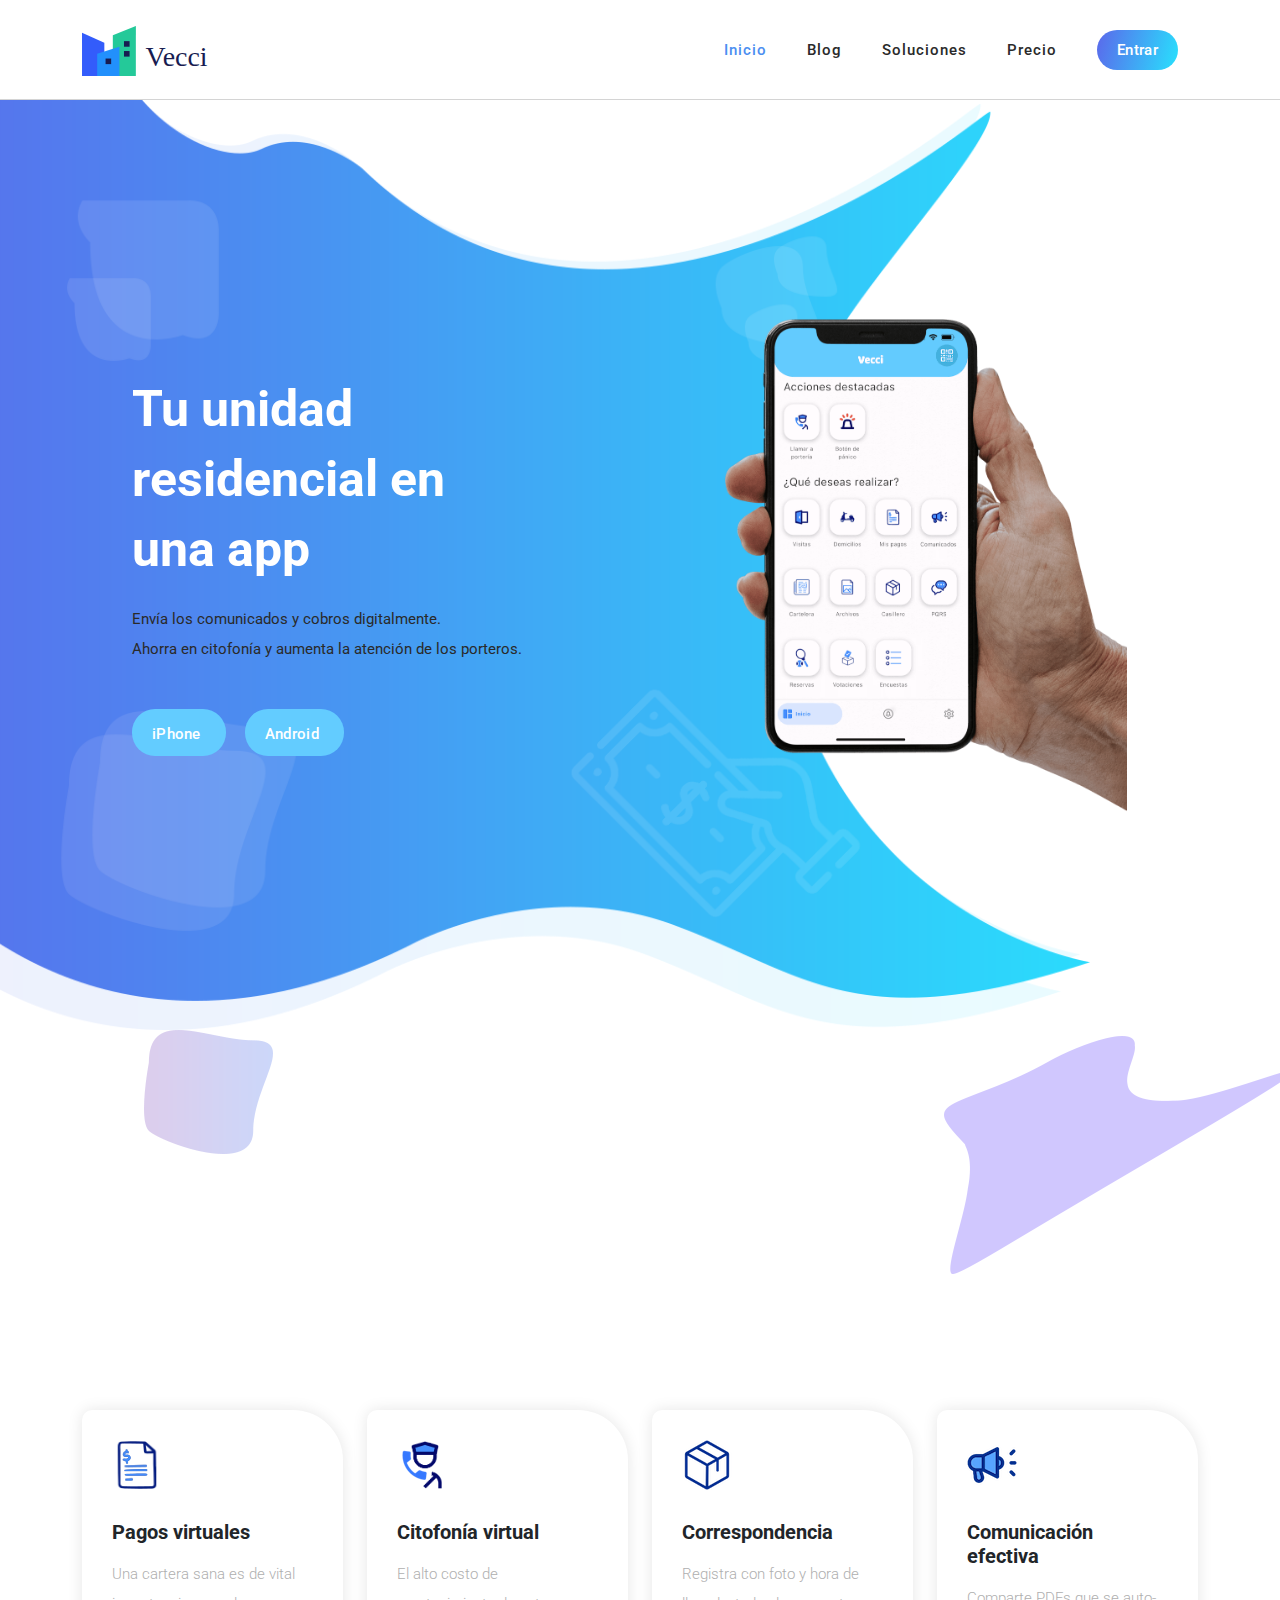
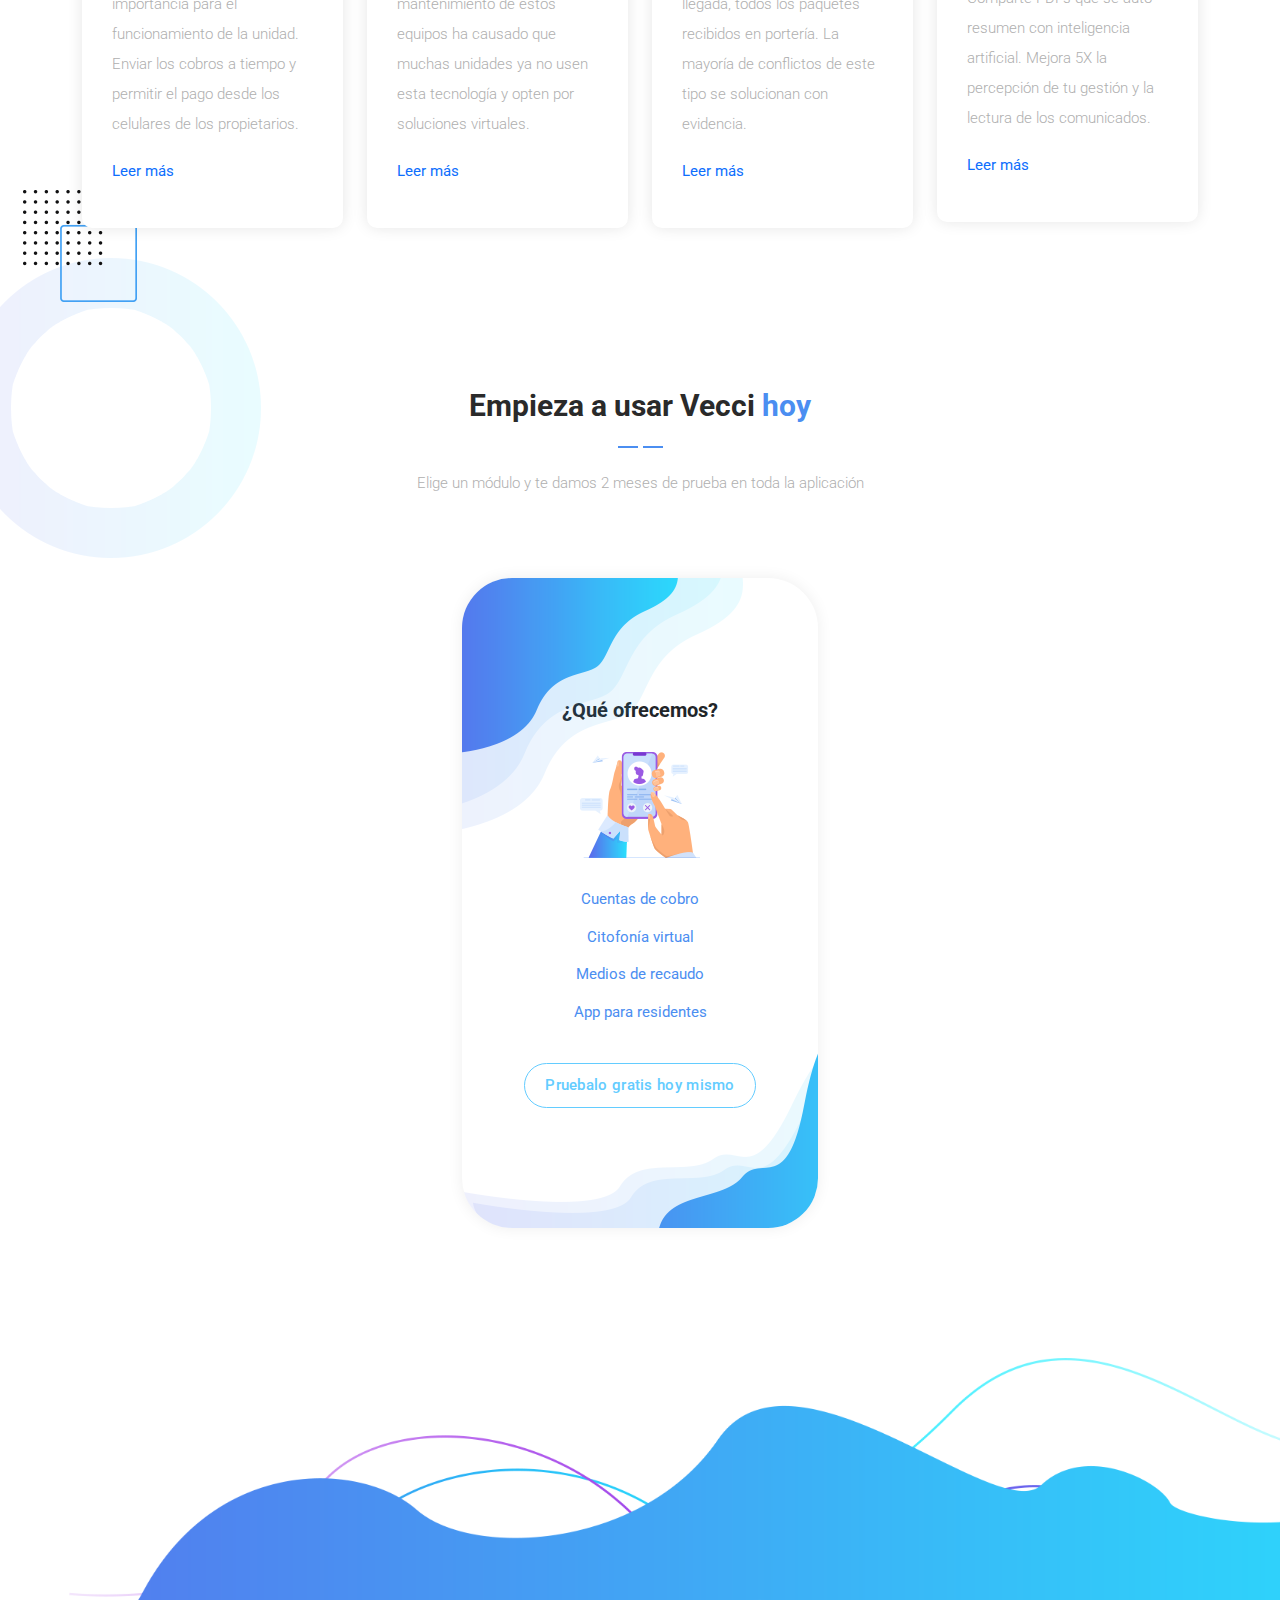
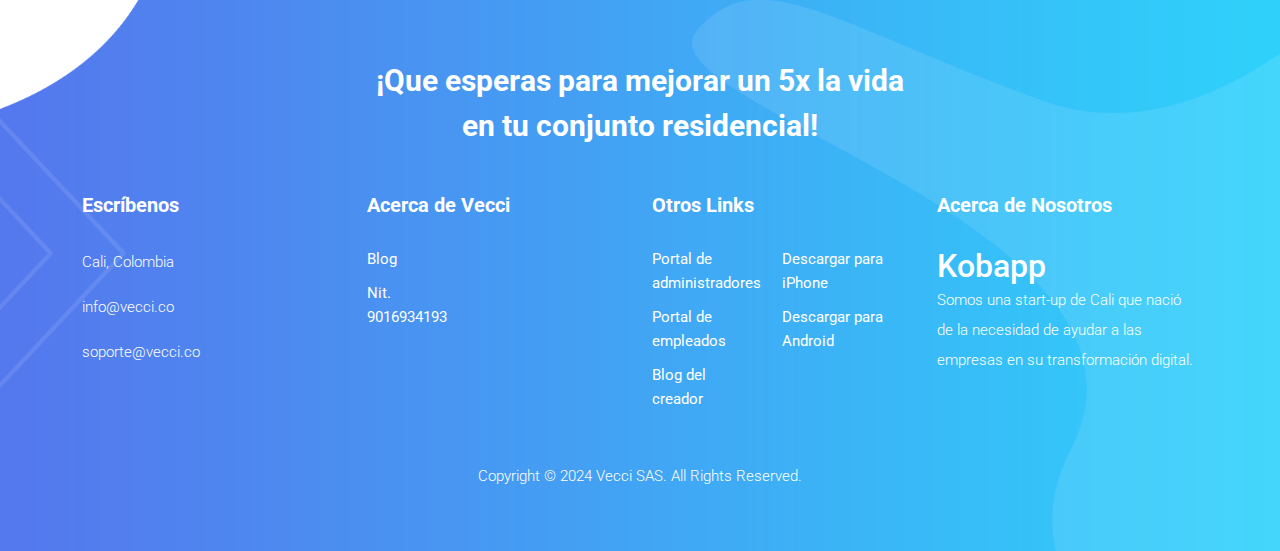
<file: index.html>
<!DOCTYPE html>
<html lang="en">

  <head>

    <meta charset="UTF-8">
    <meta name="viewport" content="width=device-width, initial-scale=1, shrink-to-fit=no">
    <meta name="description" content="">
    <meta name="author" content="">
    <link rel="preconnect" href="https://fonts.googleapis.com">
    <link rel="preconnect" href="https://fonts.gstatic.com" crossorigin>
    <link href="https://fonts.googleapis.com/css2?family=Roboto:wght@100;300;400;500;700;900&display=swap" rel="stylesheet">

    <title>Vecci - App para unidades residenciales</title>

    <meta property="og:title" content="Vecci - La mejor app para tu Unidad Residencial">
    <meta property="og:image" content="https://www.vecci.co/assets/images/install_vecci_3.jpg">
    <meta property="og:site_name" content="Vecci">
    <meta property="og:type" content="website">
    <meta property="og:description" content="Mejora la comunicación de tu unidad residencial. No uses más el citófono, entérate de todo lo que pasa en tu unidad. Visitas, domicilios, correspondencia, comunicados, todo lo que necesitas en una sola app.">
    <meta property="og:url" content="vecci.com.co">

    <link rel="apple-touch-icon" sizes="57x57" href="assets/fav.ico/apple-icon-57x57.png">
    <link rel="apple-touch-icon" sizes="60x60" href="assets/fav.ico/apple-icon-60x60.png">
    <link rel="apple-touch-icon" sizes="72x72" href="assets/fav.ico/apple-icon-72x72.png">
    <link rel="apple-touch-icon" sizes="76x76" href="assets/fav.ico/apple-icon-76x76.png">
    <link rel="apple-touch-icon" sizes="114x114" href="assets/fav.ico/apple-icon-114x114.png">
    <link rel="apple-touch-icon" sizes="120x120" href="assets/fav.ico/apple-icon-120x120.png">
    <link rel="apple-touch-icon" sizes="144x144" href="assets/fav.ico/apple-icon-144x144.png">
    <link rel="apple-touch-icon" sizes="152x152" href="assets/fav.ico/apple-icon-152x152.png">
    <link rel="apple-touch-icon" sizes="180x180" href="assets/fav.ico/apple-icon-180x180.png">
    <link rel="icon" type="image/png" sizes="192x192"  href="assets/fav.ico/android-icon-192x192.png">
    <link rel="icon" type="image/png" sizes="32x32" href="assets/fav.ico/favicon-32x32.png">
    <link rel="icon" type="image/png" sizes="96x96" href="assets/fav.ico/favicon-96x96.png">
    <link rel="icon" type="image/png" sizes="16x16" href="assets/fav.ico/favicon-16x16.png">
    <link rel="manifest" href="assets/fav.ico/manifest.json">
    <meta name="msapplication-TileColor" content="#ffffff">
    <meta name="msapplication-TileImage" content="assets/fav.ico/ms-icon-144x144.png">
    <meta name="theme-color" content="#ffffff">

    <!-- Bootstrap core CSS -->
    <link href="vendor/bootstrap/css/bootstrap.min.css" rel="stylesheet">

<!--

TemplateMo 570 Chain App Dev

https://templatemo.com/tm-570-chain-app-dev

-->

    <!-- Additional CSS Files -->
    <link rel="stylesheet" href="https://use.fontawesome.com/releases/v5.8.1/css/all.css" integrity="sha384-50oBUHEmvpQ+1lW4y57PTFmhCaXp0ML5d60M1M7uH2+nqUivzIebhndOJK28anvf" crossorigin="anonymous">
    <link rel="stylesheet" href="assets/css/templatemo-chain-app-dev.css">
    <link rel="stylesheet" href="assets/css/animated.css">
    <link rel="stylesheet" href="assets/css/owl.css">

  </head>

<body>

  <!-- ***** Preloader Start ***** -->
  <div id="js-preloader" class="js-preloader">
    <div class="preloader-inner">
      <span class="dot"></span>
      <div class="dots">
        <span></span>
        <span></span>
        <span></span>
      </div>
    </div>
  </div>
  <!-- ***** Preloader End ***** -->

  <!-- ***** Header Area Start ***** -->
  <header class="header-area header-sticky wow slideInDown" data-wow-duration="0.75s" data-wow-delay="0s">
    <div class="container">
      <div class="row">
        <div class="col-12">
          <nav class="main-nav">
            <!-- ***** Logo Start ***** -->
            <a href="/" class="logo">
              <img src="assets/images/logo.svg" alt="Vecci">
            </a>
            <!-- <h2 class="logo logo-text" style="margin-left: 20px;">Vecci</h2> -->
            <!-- ***** Logo End ***** -->
            <!-- ***** Menu Start ***** -->
            <ul class="nav">
              <li class="scroll-to-section"><a href="#top" class="active">Inicio</a></li>
              <li><a href="/blog.html">Blog</a></li>
              <li class="scroll-to-section"><a href="#services">Soluciones</a></li>
              <!-- <li class="scroll-to-section"><a href="#about">About</a></li> -->
              <!-- <li><a href="tutorials.html">Tutoriales</a></li> -->
              <li><a href="pricing.html">Precio</a></li>
              <!-- <li class="scroll-to-section"><a href="#newsletter">Newsletter</a></li> -->
              <!-- <li><div class="gradient-button"><a id="modal_trigger" href="#modal"><i class="fa fa-sign-in-alt"></i> Sign In Now</a></div></li> -->
              <li><div class="gradient-button"><a href="https://admin.kobapp.com/app/vecci"><i class="fa fa-sign-in-alt"></i> Entrar</a></div></li> 
            </ul>        
            <a class='menu-trigger'>
                <span>Menu</span>
            </a>
            <!-- ***** Menu End ***** -->
          </nav>
        </div>
      </div>
    </div>
  </header>
  <!-- ***** Header Area End ***** -->

  <div id="modal-thanks" class="display-none">
    <div id="lean_overlay_2" style="display: block; opacity: 0.6;">
    </div>
    <div class="popupContainer" style="position: fixed; margin-top: 20vh; z-index: 100;">
      <div class="popupHeader">
        <span class="header_title">Gracias</span>
        <span class="modal_close" onclick="closeThanks()"><i class="fa fa-times"></i></span>
      </div>
      <div class="popupHeader">
        <div class="user_register">
          <h3>Tus datos han sido registrados</h2>
        </div>
      </div>
    </div>
  </div>
  
  <div id="modal" class="popupContainer" style="display:none;">
    <div class="popupHeader">
        <span class="header_title">Cotizar</span>
        <span class="modal_close"><i class="fa fa-times"></i></span>
    </div>

    <section class="popupBody">
        <!-- Register Form -->
        <div class="user_register">
            <form action="javascript:void(0);" method="GET">
                <label>Tu nombre o del conjunto</label>
                <input id="full-name" type="text" />
                <br />
                
                <label>Número de casas o apartamentos</label>
                <input id="residences" type="number" pattern="[0-9]*" inputmode="numeric" min="0" max="900" />
                <br />

                <label>Correo</label>
                <input id="email" type="email" />
                <br />

                <label>Teléfono</label>
                <input id="phone" type="number" pattern="[0-9]*" inputmode="numeric" />
                <br />

                <div class="checkbox">
                    <input id="send_updates" type="checkbox" />
                    <label for="send_updates">Autorizo que me contacten por<br/>teléfono o whatsapp</label>
                </div>

                <div class="action_btns">
                    <!-- <div class="one_half"><a href="#" class="btn back_btn"><i class="fa fa-angle-double-left"></i> Back</a></div> -->
                    <div class="modal_close"><a href="javascript:void(0);" class="btn btn_red" onclick="quoteNow()">¡Cotizar ahora!</a></div>
                </div>
            </form>
        </div>
    </section>
</div>

  <div class="main-banner wow fadeIn" id="top" data-wow-duration="1s" data-wow-delay="0.5s">
    <div class="container">
      <div class="row">
        <div class="col-lg-12">
          <div class="row">
            <div class="col-lg-6 align-self-center">
              <div class="left-content show-up header-text wow fadeInLeft" data-wow-duration="1s" data-wow-delay="1s">
                <div class="row">
                  <div class="col-lg-12">
                    <div class="col-lg-9 col-md-10 col-sm-12">
                      <h2 style="color: white;">Tu unidad residencial en una app</h2>
                    </div>
                    <p>
                      Envía los comunicados y cobros digitalmente.
                      <br/>
                      Ahorra en citofonía y aumenta la atención de los porteros.
                    </p>
                  </div>
                  <div class="col-lg-12">
                    <div class="white-button first-button scroll-to-section">
                      <a href="https://apps.apple.com/co/app/vecci/id1631467275?l=es" target="_blank">iPhone <i class="fab fa-apple"></i></a>
                    </div>
                    <div class="white-button scroll-to-section">
                      <a href="https://play.google.com/store/apps/details?id=co.vecci.app" target="_blank">Android <i class="fab fa-google-play"></i></a>
                    </div>
                  </div>
                </div>
              </div>
            </div>
            <div class="col-lg-6">
              <div class="right-image wow fadeInRight" data-wow-duration="1s" data-wow-delay="0.5s">
                <img src="assets/images/phone-left-hand.png" alt="">
              </div>
            </div>
          </div>
        </div>
      </div>
    </div>
  </div>

  <div id="services" class="services section">
    <div class="container">
      <div class="row">
        <div class="col-lg-8 offset-lg-2">
          <div class="section-heading  wow fadeInDown" data-wow-duration="1s" data-wow-delay="0.5s">
            <h4>Mejora un 5X los procesos de tu unidad</h4>
            <img src="assets/images/heading-line-dec.png" alt="">
            <p><strong>Vecci</strong> es la aplicación para unidades residenciales que <strong>facilita la comunicación</strong> entre residentes, copropietarios, porteros y administrador para la gestión de actividades diarias.</p>
          </div>
        </div>
      </div>
    </div>
    <div class="container">
      <div class="row features-collection">
        <div class="col-xl-3 col-lg-5 col-md-6 col-sm-6 col-10">
          <div class="service-item first-service">
            <div class="icon"></div>
            <h4>Pagos virtuales</h4>
            <p>Una cartera sana es de vital importancia para el funcionamiento de la unidad. Enviar los cobros a tiempo y permitir el pago desde los celulares de los propietarios.</p>
            <div class="text-button">
              <a href="/blog/paga-el-recibo-de-administracion-desde-el-telefono.html">Leer más <i class="fa fa-arrow-right"></i></a>
            </div>
          </div>
        </div>
        <div class="col-xl-3 col-lg-5 col-md-6 col-sm-6 col-10">
          <div class="service-item second-service">
            <div class="icon"></div>
            <h4>Citofonía virtual</h4>
            <p>El alto costo de mantenimiento de estos equipos ha causado que muchas unidades ya no usen esta tecnología y opten por soluciones virtuales.</p>
            <div class="text-button">
              <a href="/blog/adoptar-un-sistema-de-citofonia-virtual.html">Leer más <i class="fa fa-arrow-right"></i></a>
            </div>
          </div>
        </div>
        <div class="col-xl-3 col-lg-5 col-md-6 col-sm-6 col-10">
          <div class="service-item third-service">
            <div class="icon"></div>
            <h4>Correspondencia</h4>
            <p>Registra con foto y hora de llegada, todos los paquetes recibidos en portería. La mayoría de conflictos de este tipo se solucionan con evidencia.</p>
            <div class="text-button">
              <a href="/blog/correspondencia.html">Leer más <i class="fa fa-arrow-right"></i></a>
            </div>
          </div>
        </div>
        <div class="col-xl-3 col-lg-5 col-md-6 col-sm-6 col-10">
          <div class="service-item fourth-service">
            <div class="icon"></div>
            <h4>Comunicación efectiva</h4>
            <p>Comparte PDFs que se auto-resumen con inteligencia artificial. Mejora 5X la percepción de tu gestión y la lectura de los comunicados.</p>
            <div class="text-button">
              <a href="/blog/comunicacion-efectiva.html">Leer más <i class="fa fa-arrow-right"></i></a>
            </div>
          </div>
        </div>
      </div>
    </div>
  </div>

  <!-- <div id="about" class="about-us section">
    <div class="container">
      <div class="row">
        <div class="col-lg-6 align-self-center">
          <div class="section-heading">
            <h4>About <em>What We Do</em> &amp; Who We Are</h4>
            <img src="assets/images/heading-line-dec.png" alt="">
            <p>Lorem ipsum dolor sit amet, consectetur adipiscing elit, sed do eismod tempor incididunt ut labore et dolore magna.</p>
          </div>
          <div class="row">
            <div class="col-lg-6">
              <div class="box-item">
                <h4><a href="#">Maintance Problems</a></h4>
                <p>Lorem Ipsum Text</p>
              </div>
            </div>
            <div class="col-lg-6">
              <div class="box-item">
                <h4><a href="#">24/7 Support &amp; Help</a></h4>
                <p>Lorem Ipsum Text</p>
              </div>
            </div>
            <div class="col-lg-6">
              <div class="box-item">
                <h4><a href="#">Fixing Issues About</a></h4>
                <p>Lorem Ipsum Text</p>
              </div>
            </div>
            <div class="col-lg-6">
              <div class="box-item">
                <h4><a href="#">Co. Development</a></h4>
                <p>Lorem Ipsum Text</p>
              </div>
            </div>
            <div class="col-lg-12">
              <p>Lorem ipsum dolor sit amet, consectetur adipiscing elit, sed do eismod tempor idunte ut labore et dolore adipiscing  magna.</p>
              <div class="gradient-button">
                <a href="#">Start 14-Day Free Trial</a>
              </div>
              <span>*No Credit Card Required</span>
            </div>
          </div>
        </div>
        <div class="col-lg-6">
          <div class="right-image">
            <img src="assets/images/about-right-dec.png" alt="">
          </div>
        </div>
      </div>
    </div>
  </div> -->

  <!-- <div id="clients" class="the-clients">
    <div class="container">
      <div class="row">
        <div class="col-lg-8 offset-lg-2">
          <div class="section-heading">
            <h4>Mira lo que dicen quienes <em>ya disfrutan</em> de Vecci</h4>
            <img src="assets/images/heading-line-dec.png" alt="">
            <p>Lorem ipsum dolor sit amet, consectetur adipiscing elit, sed do eismod tempor incididunt ut labore et dolore magna.</p>
          </div>
        </div>
        <div class="col-lg-12">
          <div class="naccs">
            <div class="grid">
              <div class="row">
                <div class="col-lg-7 align-self-center">
                  <div class="menu">
                    <div class="first-thumb active">
                      <div class="thumb">
                        <div class="row">
                          <div class="col-lg-4 col-sm-4 col-12">
                            <h4>Juan Carlos Osorio</h4>
                            <span class="date">Administrador</span>
                          </div>
                          <div class="col-lg-4 col-sm-4 d-none d-sm-block">
                            <span class="category">Conjunto Boreal Pance</span>
                          </div>
                        </div>
                      </div>
                    </div>
                    <div>
                      <div class="thumb">
                        <div class="row">
                          <div class="col-lg-4 col-sm-4 col-12">
                            <h4>Margarita Jimenez</h4>
                            <span class="date">Administradora</span>
                          </div>
                          <div class="col-lg-4 col-sm-4 d-none d-sm-block">
                            <span class="category">Conjunto Valle de la Ferreira</span>
                          </div>
                        </div>
                      </div>
                    </div>
                  </div>
                </div>

                <div class="col-lg-5">
                  <ul class="nacc">
                    <li class="active">
                      <div>
                        <div class="thumb">
                          <div class="row">
                            <div class="col-lg-12">
                              <div class="client-content">
                                <img src="assets/images/quote.png" alt="">
                                <p>“Con esta aplicación se me ha facilitado muchas actividades diarias”</p>
                              </div>
                              <div class="down-content">
                                <img src="assets/images/client-image.jpg" alt="">
                                <div class="right-content">
                                  <h4>Juan Carlos Osorio</h4>
                                  <span>Administrador conjunto Boreal</span>
                                </div>
                              </div>
                            </div>
                          </div>
                        </div>
                      </div>
                    </li>
                    <li>
                      <div>
                        <div class="thumb">
                          <div class="row">
                            <div class="col-lg-12">
                              <div class="client-content">
                                <img src="assets/images/quote.png" alt="">
                                <p>“Todos los residentes están muy felices con el uso de Vecci.”</p>
                              </div>
                              <div class="down-content">
                                <img src="assets/images/client-image.jpg" alt="">
                                <div class="right-content">
                                  <h4>Margarita Jimenez</h4>
                                  <span>Administradora de Valle de la Ferreira</span>
                                </div>
                              </div>
                            </div>
                          </div>
                        </div>
                      </div>
                    </li>
                    
                  </ul>
                </div>          
              </div>
            </div>
          </div>
        </div>
      </div>
    </div>
  </div> -->

  <div id="pricing" class="pricing-tables">
    <div class="container">
      <div class="row">
        <div class="col-lg-8 offset-lg-2">
          <div class="section-heading">
            <h4>Empieza a usar Vecci <em>hoy</em></h4>
            <img src="assets/images/heading-line-dec.png" alt="">
            <p>Elige un módulo y te damos 2 meses de prueba en toda la aplicación</p>
          </div>
        </div>
        <div class="col-lg-4"></div>
        <div class="col-lg-4">
          <div class="pricing-item-pro">
            <!-- <span class="price">Empieza hoy</span>
            <span class="currency">2 meses de prueba</span> -->
            <h4>¿Qué ofrecemos?</h4>
            <div class="icon">
              <img src="assets/images/pricing-table-01.png" alt="">
            </div>
            <ul>
              <li>Cuentas de cobro</li>
              <li>Citofonía virtual</li>
              <li>Medios de recaudo</li>
              <li>App para residentes</li>
            </ul>
            <div class="border-button">
              <a id="modal_trigger" href="https://forms.vecci.co/6l2bx7zcrgo1">Pruebalo gratis hoy mismo</a>
            </div>
          </div>
        </div>
      </div>
    </div>
  </div>

  <footer id="newsletter">
    <div class="container">
      <div class="row">
        <div class="col-lg-8 offset-lg-2">
          <div class="section-heading">
            <h4>¡Que esperas para mejorar un 5x la vida en tu conjunto residencial!</h4>
          </div>
        </div>
      </div>
      <div class="row">
        <div class="col-lg-3">
          <div class="footer-widget">
            <h4>Escríbenos</h4>
            <p>Cali, Colombia</p>
            <!-- <p><a href="#">301-254-5363</a></p> -->
            <p><a href="mailto:info@vecci.co">info@vecci.co</a></p>
            <p><a href="mailto:soporte@vecci.co">soporte@vecci.co</a></p>
          </div>
        </div>
        <div class="col-lg-3">
          <div class="footer-widget">
            <h4>Acerca de Vecci</h4>
            <ul>
              <li><a href="/blog.html">Blog</a></li>
              <li><a target="_blank" href="https://www.datacreditoempresas.com.co/directorio/vecci-sas.html">Nit. 9016934193</a></li>
              <!-- <li><a href="/tutorials.html">Videos</a></li> -->
              <!-- <li><a href="/pricing.html">Precios</a></li> -->
            </ul>
            <!-- <ul>
              <li><a href="#">About</a></li>
              <li><a href="#">Testimonials</a></li>
              <li><a href="#">Pricing</a></li>
            </ul> -->
          </div>
        </div>
        <div class="col-lg-3">
          <div class="footer-widget">
            <h4>Otros Links</h4>
            <ul>
              <li><a target="_blank" href="https://admin.kobapp.com/app/vecci">Portal de administradores</a></li>
              <li><a target="_blank" href="https://admin.kobapp.com/app/vecci?app_id=vecci">Portal de empleados</a></li>
              <li><a target="_blank" href="https://camiloortegon.com/blog.html">Blog del creador</a></li>
            </ul>
            <ul>
              <!-- <li><a href="/team">App Dev Team</a></li> -->
              <!-- <li><a target="_blank" href="/tutorials.html">Tutoriales</a></li> -->
              <li><a href="https://apps.apple.com/co/app/vecci/id1631467275">Descargar para iPhone</a></li>
              <li><a href="https://play.google.com/store/apps/details?id=co.vecci.app">Descargar para Android</a></li>
            </ul>
          </div>
        </div>
        <div class="col-lg-3">
          <div class="footer-widget">
            <h4>Acerca de Nosotros</h4>
            <div class="logo">
              <!-- <img src="assets/images/white-logo.png" style="height: 80%;" alt=""> -->
              <h2>Kobapp</h2>
            </div>
            <p>Somos una start-up de Cali que nació de la necesidad de ayudar a las empresas en su transformación digital.</p>
          </div>
        </div>
        <div class="col-lg-12">
          <div class="copyright-text">
            <p>Copyright © 2024 Vecci SAS. All Rights Reserved. 
          <!-- <br>Design: <a href="https://templatemo.com/" target="_blank" title="css templates">TemplateMo</a></p> -->
          </div>
        </div>
      </div>
    </div>
  </footer>


  <!-- Scripts -->
  <script src="vendor/jquery/jquery.min.js"></script>
  <script src="vendor/bootstrap/js/bootstrap.bundle.min.js"></script>
  <script src="assets/js/owl-carousel.js"></script>
  <script src="assets/js/animation.js"></script>
  <script src="assets/js/imagesloaded.js"></script>
  <script src="assets/js/popup.js"></script>
  <script src="assets/js/custom.js"></script>
  <script src="assets/js/http-helper.js"></script>

  <script>
    function quoteNow() {
      const name = document.querySelector("#full-name").value
      const email = document.querySelector("#email").value
      const residences = document.querySelector("#residences").value
      const phone = document.querySelector("#phone").value
      console.log({name, email, residences, phone})
      if(sendData({name, email, residences, phone})) {
        openThanks()
      }
    }
    function subscribe() {
      const email = document.querySelector("#email-subscribe")
      if(sendData({email: email.value})) {
        openThanks()
      }
    }
    function openThanks() {
      setTimeout(() => {
        document.querySelector("#modal-thanks").classList.remove("display-none")
      }, 100);
    }
    function closeThanks() {
      document.querySelector("#modal-thanks").classList.add("display-none")
    }
    function sendData({email, name, place, residences}) {
      if(!email) return false
      fetchCustom("POST", "https://gq3ykajn8g.execute-api.us-east-1.amazonaws.com/prod/edit/publish", {
          "table": "veccileads",
          "payload": {
              "email": email,
              "name": name || "",
              "place": place || "",
              residences: residences || 0
          }
      })
      return true
    }
  </script>
</body>
</html>
</file>
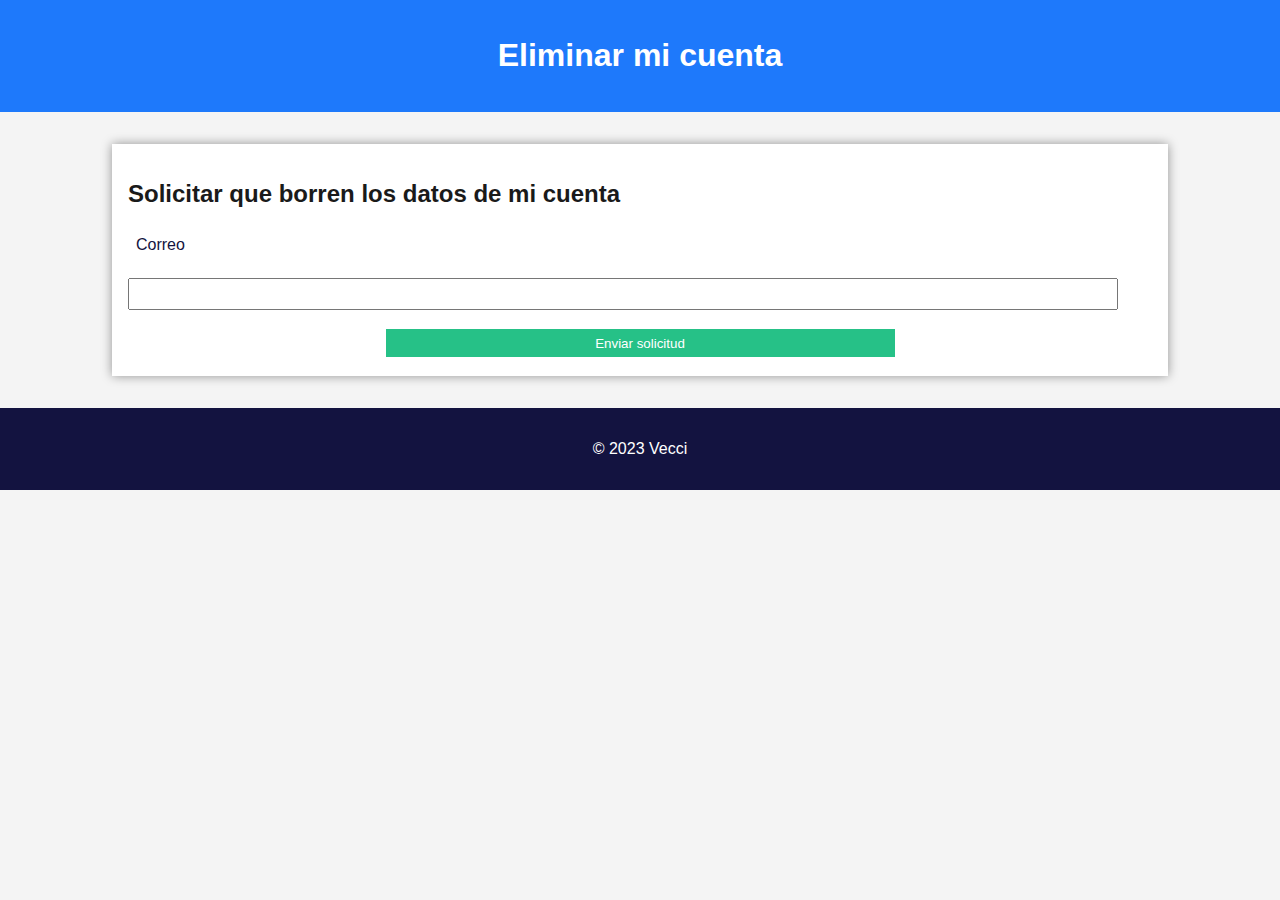
<file: deletemyaccount.html>
<!DOCTYPE html>
<html>
<head>
    <meta charset="UTF-8">
    <title>Remove My Account</title>
    <link rel="stylesheet" type="text/css" href="assets/css/deletemyaccount.css">
    <!-- Scripts -->
    <script src="assets/js/http-helper.js"></script>
</head>
<body>
    <header>
        <h1>Eliminar mi cuenta</h1>
    </header>
    <main>
        <section class="remove-account">
            <h2>Solicitar que borren los datos de mi cuenta</h2>
            <form action="javascript:void(0);" method="post">
                <label id="email-label" for="email">Correo</label>
                <input type="text" id="email" name="email" required>
                <table style="text-align: center;">
                    <tr><td>
                        <button id="submit-button" onclick="onSubmit()" type="submit">Enviar solicitud</button>
                    </td></tr>
                </table>
            </form>
            <p id="final-message" class="hidden">Revisa tu correo electrónico para confirmar la eliminación de tu cuenta.</p>
        </section>
    </main>
    <footer>
        <p>&copy; 2023 Vecci</p>
    </footer>
    <script>
        function onSubmit() {
            var label = document.getElementById("email-label");
            label.innerHTML = "Enviando...";
            var emailField = document.getElementById("email");
            var email = emailField.value;
            if (email == "") return;

            // Animation to remove the email field
            emailField.style.animation = "removeEmailField 1s";
            setTimeout(() => {
                emailField.style.display = "none";
                label.innerHTML = "¡Enviado!";
                document.getElementById("submit-button").style.display = "none";
                document.getElementById("final-message").classList.remove("hidden");
            }, 900);

            fetchCustom("DELETE", "https://449gwidd80.execute-api.us-east-1.amazonaws.com/prod/client/vecci/account")
            .then((response) => {
                console.log(response)
            })
        }
    </script>
</body>
</html>
</file>
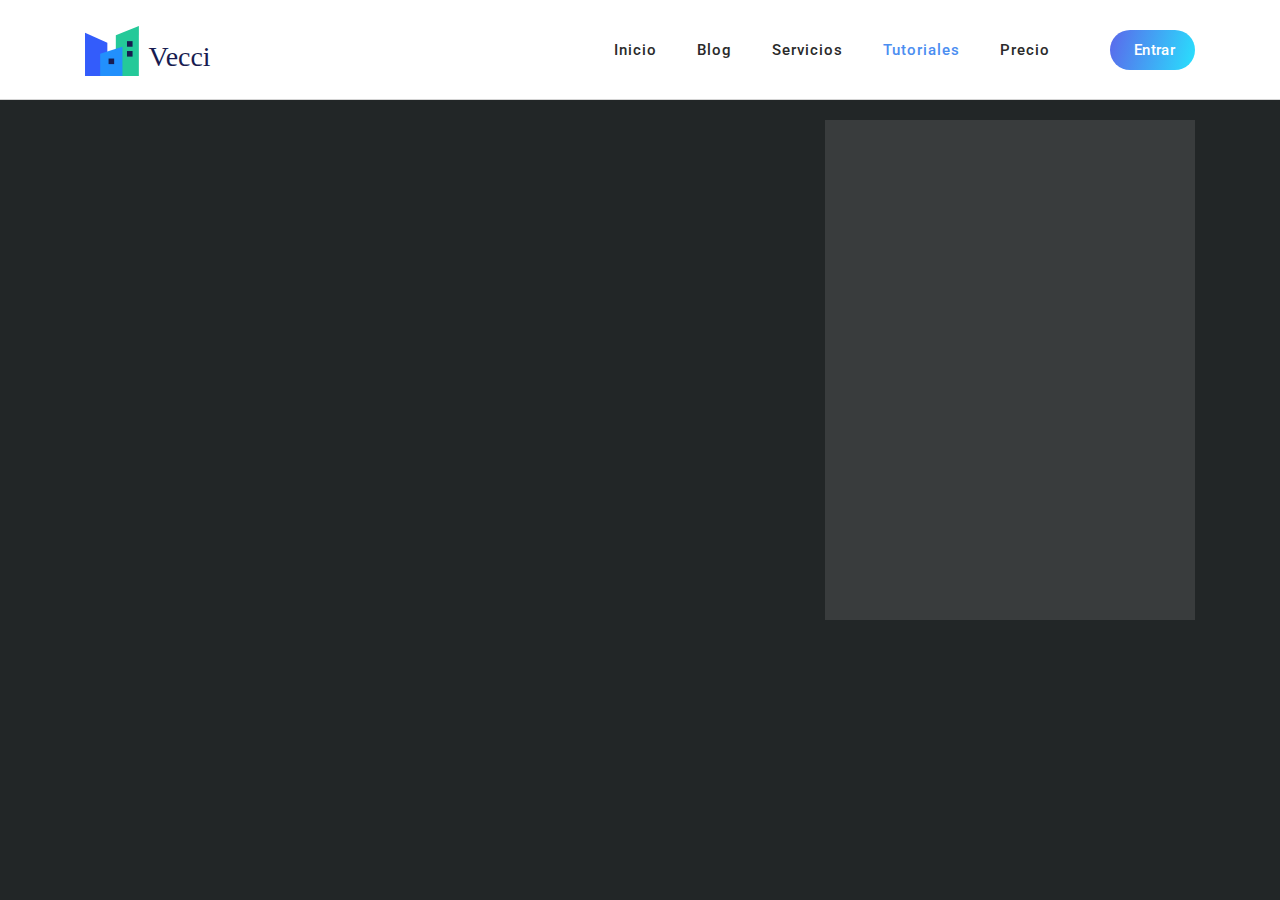
<file: tutorials.html>
<!DOCTYPE html>
<html lang="en">

<head>
    <meta charset="UTF-8">
    <meta name="description" content="">
    <meta http-equiv="X-UA-Compatible" content="IE=edge">
    <meta name="viewport" content="width=device-width, initial-scale=1, shrink-to-fit=no">
    <!-- The above 4 meta tags *must* come first in the head; any other head content must come *after* these tags -->

    <!-- Title -->
    <title>Vecci - Tutoriales</title>

    <!-- Fonts -->
    <link rel="preconnect" href="assets/fonts/FontAwesome.otf">

    <!-- Favicon -->
    <link rel="apple-touch-icon" sizes="57x57" href="assets/fav.ico/apple-icon-57x57.png">
    <link rel="apple-touch-icon" sizes="60x60" href="assets/fav.ico/apple-icon-60x60.png">
    <link rel="apple-touch-icon" sizes="72x72" href="assets/fav.ico/apple-icon-72x72.png">
    <link rel="apple-touch-icon" sizes="76x76" href="assets/fav.ico/apple-icon-76x76.png">
    <link rel="apple-touch-icon" sizes="114x114" href="assets/fav.ico/apple-icon-114x114.png">
    <link rel="apple-touch-icon" sizes="120x120" href="assets/fav.ico/apple-icon-120x120.png">
    <link rel="apple-touch-icon" sizes="144x144" href="assets/fav.ico/apple-icon-144x144.png">
    <link rel="apple-touch-icon" sizes="152x152" href="assets/fav.ico/apple-icon-152x152.png">
    <link rel="apple-touch-icon" sizes="180x180" href="assets/fav.ico/apple-icon-180x180.png">
    <link rel="icon" type="image/png" sizes="192x192"  href="assets/fav.ico/android-icon-192x192.png">
    <link rel="icon" type="image/png" sizes="32x32" href="assets/fav.ico/favicon-32x32.png">
    <link rel="icon" type="image/png" sizes="96x96" href="assets/fav.ico/favicon-96x96.png">
    <link rel="icon" type="image/png" sizes="16x16" href="assets/fav.ico/favicon-16x16.png">
    <link rel="manifest" href="assets/fav.ico/manifest.json">
    <meta name="msapplication-TileColor" content="#ffffff">
    <meta name="msapplication-TileImage" content="assets/fav.ico/ms-icon-144x144.png">
    <meta name="theme-color" content="#ffffff">

    <!-- Stylesheet -->
    <link rel="stylesheet" href="assets/css/videos.css">

    <!-- Additional CSS Files -->
    <link rel="stylesheet" href="assets/css/templatemo-chain-app-dev.css">

</head>

<body>

    <!-- ***** Header Area Start ***** -->
    <header class="header-area main-header header-sticky wow slideInDown" data-wow-duration="0.75s" data-wow-delay="0s">
        <div class="container">
        <div class="row">
            <div class="col-12">
            <nav class="main-nav">
                <!-- ***** Logo Start ***** -->
                <a href="/" class="logo">
                <img src="assets/images/logo.svg" alt="Vecci">
                </a>
                <!-- <h2 class="logo logo-text" style="margin-left: 20px;">Vecci</h2> -->
                <!-- ***** Logo End ***** -->
                <!-- ***** Menu Start ***** -->
                <ul class="nav">
                <li class="scroll-to-section"><a href="/">Inicio</a></li>
                <li><a href="/blog.html">Blog</a></li>
                <li class="scroll-to-section"><a href="/#services">Servicios</a></li>
                <li class="scroll-to-section"><a href="#" class="active">Tutoriales</a></li>
                <!-- <li class="scroll-to-section"><a href="#about">About</a></li> -->
                <li class="scroll-to-section"><a href="pricing.html">Precio</a></li>
                <!-- <li class="scroll-to-section"><a href="#newsletter">Newsletter</a></li> -->
                <!-- <li><div class="gradient-button"><a id="modal_trigger" href="#modal"><i class="fa fa-sign-in-alt"></i> Sign In Now</a></div></li> -->
                <li><div class="gradient-button"><a href="https://admin.kobapp.com/app/vecci"><i class="fa fa-sign-in-alt"></i> Entrar</a></div></li> 
                </ul>        
                <a class='menu-trigger'>
                    <span>Menu</span>
                </a>
                <!-- ***** Menu End ***** -->
            </nav>
            </div>
        </div>
        </div>
    </header>
    <!-- ***** Header Area End ***** -->

    <div class="videos-window">

    <!-- ##### Hero Area Start ##### -->
    <div style="height: 40px"></div>
    <section class="hero--area section-padding-80">
        <div class="container">
            <div class="row no-gutters">
                <div class="col-12 col-md-7 col-lg-8">
                    <div class="tab-content" id="tab-content">
                        <div class="preloader d-flex align-items-center justify-content-center">
                            <div class="lds-ellipsis">
                                <div></div>
                                <div></div>
                                <div></div>
                                <div></div>
                            </div>
                        </div>
                    </div>
                </div>

                <div class="col-12 col-md-5 col-lg-4 videos-list">
                    <ul id="videos-list" class="vizew-nav-tab" role="tablist">
                    </ul>
                </div>
            </div>
        </div>
    </section>
    <!-- ##### Hero Area End ##### -->

    <!-- ##### Trending Posts Area Start ##### -->
    <!-- <section class="trending-posts-area">
        <div class="container">
            <div class="row">
                <div class="col-12">
                    <div class="section-heading">
                        <h4>Trending Videos</h4>
                        <div class="line"></div>
                    </div>
                </div>
            </div>

            <div class="row">
                <div class="col-12 col-md-4">
                    <div class="single-post-area mb-80">
                        <div class="post-thumbnail">
                            <img src="img/bg-img/11.jpg" alt="">
                            <span class="video-duration">05.03</span>
                        </div>

                        <div class="post-content">
                            <a href="#" class="post-cata cata-sm cata-success">Sports</a>
                            <a href="single-post.html" class="post-title">Warner Bros. Developing ‘The accountant’ Sequel</a>
                            <div class="post-meta d-flex">
                                <a href="#"><i class="fa fa-comments-o" aria-hidden="true"></i> 22</a>
                                <a href="#"><i class="fa fa-eye" aria-hidden="true"></i> 16</a>
                                <a href="#"><i class="fa fa-thumbs-o-up" aria-hidden="true"></i> 15</a>
                            </div>
                        </div>
                    </div>
                </div>

                <div class="col-12 col-md-4">
                    <div class="single-post-area mb-80">
                        <div class="post-thumbnail">
                            <img src="img/bg-img/12.jpg" alt="">
                            <span class="video-duration">05.03</span>
                        </div>

                        <div class="post-content">
                            <a href="#" class="post-cata cata-sm cata-danger">Game</a>
                            <a href="single-post.html" class="post-title">Searching for the 'angel' who held me on Westminste Bridge</a>
                            <div class="post-meta d-flex">
                                <a href="#"><i class="fa fa-comments-o" aria-hidden="true"></i> 28</a>
                                <a href="#"><i class="fa fa-eye" aria-hidden="true"></i> 17</a>
                                <a href="#"><i class="fa fa-thumbs-o-up" aria-hidden="true"></i> 22</a>
                            </div>
                        </div>
                    </div>
                </div>

                <div class="col-12 col-md-4">
                    <div class="single-post-area mb-80">
                        <div class="post-thumbnail">
                            <img src="img/bg-img/13.jpg" alt="">
                            <span class="video-duration">05.03</span>
                        </div>

                        <div class="post-content">
                            <a href="#" class="post-cata cata-sm cata-primary">Business</a>
                            <a href="single-post.html" class="post-title">Love Island star's boyfriend found dead after her funeral</a>
                            <div class="post-meta d-flex">
                                <a href="#"><i class="fa fa-comments-o" aria-hidden="true"></i> 14</a>
                                <a href="#"><i class="fa fa-eye" aria-hidden="true"></i> 38</a>
                                <a href="#"><i class="fa fa-thumbs-o-up" aria-hidden="true"></i> 22</a>
                            </div>
                        </div>
                    </div>
                </div>
            </div>

        </div>
    </section> -->
    <!-- ##### Trending Posts Area End ##### -->

    <!-- ##### Vizew Post Area Start ##### -->
    <!-- <section class="vizew-post-area mb-50">
        <div class="container">
            <div class="row">
                <div class="col-12 col-md-7 col-lg-8">
                    <div class="all-posts-area">
                        <div class="section-heading style-2">
                            <h4>Featured Videos</h4>
                            <div class="line"></div>
                        </div>

                        <div class="featured-post-slides owl-carousel mb-30">
                            <div class="single-feature-post video-post bg-img" style="background-image: url(img/bg-img/14.jpg);">
                                <a href="video-post.html" class="btn play-btn"><i class="fa fa-play" aria-hidden="true"></i></a>

                                <div class="post-content">
                                    <a href="#" class="post-cata">Sports</a>
                                    <a href="single-post.html" class="post-title">Reunification of migrant toddlers, parents should be completed Thursday</a>
                                    <div class="post-meta d-flex">
                                        <a href="#"><i class="fa fa-comments-o" aria-hidden="true"></i> 25</a>
                                        <a href="#"><i class="fa fa-eye" aria-hidden="true"></i> 25</a>
                                        <a href="#"><i class="fa fa-thumbs-o-up" aria-hidden="true"></i> 25</a>
                                    </div>
                                </div>
                                <span class="video-duration">05.03</span>
                            </div>

                            <div class="single-feature-post video-post bg-img" style="background-image: url(img/bg-img/7.jpg);">
                                <a href="video-post.html" class="btn play-btn"><i class="fa fa-play" aria-hidden="true"></i></a>

                                <div class="post-content">
                                    <a href="#" class="post-cata">Sports</a>
                                    <a href="single-post.html" class="post-title">Reunification of migrant toddlers, parents should be completed Thursday</a>
                                    <div class="post-meta d-flex">
                                        <a href="#"><i class="fa fa-comments-o" aria-hidden="true"></i> 25</a>
                                        <a href="#"><i class="fa fa-eye" aria-hidden="true"></i> 25</a>
                                        <a href="#"><i class="fa fa-thumbs-o-up" aria-hidden="true"></i> 25</a>
                                    </div>
                                </div>
                                <span class="video-duration">05.03</span>
                            </div>
                        </div>

                        <div class="row">
                            <div class="col-12 col-md-6">
                                <div class="single-post-area mb-80">
                                    <div class="post-thumbnail">
                                        <img src="img/bg-img/12.jpg" alt="">
                                        <span class="video-duration">05.03</span>
                                    </div>

                                    <div class="post-content">
                                        <a href="#" class="post-cata cata-sm cata-danger">Game</a>
                                        <a href="single-post.html" class="post-title">Searching for the 'angel' who held me on Westminste Bridge</a>
                                        <div class="post-meta d-flex">
                                            <a href="#"><i class="fa fa-comments-o" aria-hidden="true"></i> 28</a>
                                            <a href="#"><i class="fa fa-eye" aria-hidden="true"></i> 17</a>
                                            <a href="#"><i class="fa fa-thumbs-o-up" aria-hidden="true"></i> 22</a>
                                        </div>
                                    </div>
                                </div>
                            </div>

                            <div class="col-12 col-md-6">
                                <div class="single-post-area mb-80">
                                    <div class="post-thumbnail">
                                        <img src="img/bg-img/13.jpg" alt="">
                                        <span class="video-duration">05.03</span>
                                    </div>

                                    <div class="post-content">
                                        <a href="#" class="post-cata cata-sm cata-primary">Business</a>
                                        <a href="single-post.html" class="post-title">Love Island star's boyfriend found dead after her funeral</a>
                                        <div class="post-meta d-flex">
                                            <a href="#"><i class="fa fa-comments-o" aria-hidden="true"></i> 14</a>
                                            <a href="#"><i class="fa fa-eye" aria-hidden="true"></i> 38</a>
                                            <a href="#"><i class="fa fa-thumbs-o-up" aria-hidden="true"></i> 22</a>
                                        </div>
                                    </div>
                                </div>
                            </div>
                        </div>

                        <div class="row">
                            <div class="col-12 col-lg-6">
                                <div class="section-heading style-2">
                                    <h4>Sport Videos</h4>
                                    <div class="line"></div>
                                </div>

                                <div class="sport-video-slides owl-carousel mb-50">
                                    <div class="single-post-area">
                                        <div class="post-thumbnail">
                                            <img src="img/bg-img/15.jpg" alt="">
                                            <span class="video-duration">05.03</span>
                                        </div>

                                        <div class="post-content">
                                            <a href="#" class="post-cata cata-sm cata-success">Sports</a>
                                            <a href="single-post.html" class="post-title">Searching for the 'angel' who held me on Westminster Bridge</a>
                                            <div class="post-meta d-flex">
                                                <a href="#"><i class="fa fa-comments-o" aria-hidden="true"></i> 14</a>
                                                <a href="#"><i class="fa fa-eye" aria-hidden="true"></i> 38</a>
                                                <a href="#"><i class="fa fa-thumbs-o-up" aria-hidden="true"></i> 22</a>
                                            </div>
                                        </div>
                                    </div>

                                    <div class="single-post-area">
                                        <div class="post-thumbnail">
                                            <img src="img/bg-img/13.jpg" alt="">
                                            <span class="video-duration">05.03</span>
                                        </div>
                                        <div class="post-content">
                                            <a href="#" class="post-cata cata-sm cata-success">Sports</a>
                                            <a href="single-post.html" class="post-title">Searching for the 'angel' who held me on Westminster Bridge</a>
                                            <div class="post-meta d-flex">
                                                <a href="#"><i class="fa fa-comments-o" aria-hidden="true"></i> 14</a>
                                                <a href="#"><i class="fa fa-eye" aria-hidden="true"></i> 38</a>
                                                <a href="#"><i class="fa fa-thumbs-o-up" aria-hidden="true"></i> 22</a>
                                            </div>
                                        </div>
                                    </div>
                                </div>
                            </div>

                            <div class="col-12 col-lg-6">
                                <div class="section-heading style-2">
                                    <h4>Business Videos</h4>
                                    <div class="line"></div>
                                </div>
                                <div class="business-video-slides owl-carousel mb-50">
                                    <div class="single-post-area">
                                        <div class="post-thumbnail">
                                            <img src="img/bg-img/17.jpg" alt="">
                                            <span class="video-duration">05.03</span>
                                        </div>

                                        <div class="post-content">
                                            <a href="#" class="post-cata cata-sm cata-primary">Business</a>
                                            <a href="single-post.html" class="post-title">Full article Prince Charles's 'urgent' global research</a>
                                            <div class="post-meta d-flex">
                                                <a href="#"><i class="fa fa-comments-o" aria-hidden="true"></i> 14</a>
                                                <a href="#"><i class="fa fa-eye" aria-hidden="true"></i> 38</a>
                                                <a href="#"><i class="fa fa-thumbs-o-up" aria-hidden="true"></i> 22</a>
                                            </div>
                                        </div>
                                    </div>

                                    <div class="single-post-area">
                                        <div class="post-thumbnail">
                                            <img src="img/bg-img/13.jpg" alt="">
                                            <span class="video-duration">05.03</span>
                                        </div>

                                        <div class="post-content">
                                            <a href="#" class="post-cata cata-sm cata-primary">Business</a>
                                            <a href="single-post.html" class="post-title">Full article Prince Charles's 'urgent' global research</a>
                                            <div class="post-meta d-flex">
                                                <a href="#"><i class="fa fa-comments-o" aria-hidden="true"></i> 14</a>
                                                <a href="#"><i class="fa fa-eye" aria-hidden="true"></i> 38</a>
                                                <a href="#"><i class="fa fa-thumbs-o-up" aria-hidden="true"></i> 22</a>
                                            </div>
                                        </div>
                                    </div>
                                </div>
                            </div>
                        </div>

                        <div class="row mb-30">
                            <div class="col-12 col-lg-6">
                                <div class="single-blog-post style-3 d-flex mb-50">
                                    <div class="post-thumbnail">
                                        <img src="img/bg-img/16.jpg" alt="">
                                    </div>
                                    <div class="post-content">
                                        <a href="single-post.html" class="post-title">Epileptic boy's cannabis let through border</a>
                                        <div class="post-meta d-flex justify-content-between">
                                            <a href="#"><i class="fa fa-comments-o" aria-hidden="true"></i> 16</a>
                                            <a href="#"><i class="fa fa-eye" aria-hidden="true"></i> 26</a>
                                            <a href="#"><i class="fa fa-thumbs-o-up" aria-hidden="true"></i> 17</a>
                                        </div>
                                    </div>
                                </div>
                            </div>

                            <div class="col-12 col-lg-6">
                                <div class="single-blog-post style-3 d-flex mb-50">
                                    <div class="post-thumbnail">
                                        <img src="img/bg-img/18.jpg" alt="">
                                    </div>
                                    <div class="post-content">
                                        <a href="single-post.html" class="post-title">Paramedics 'drilled into boat death woman'</a>
                                        <div class="post-meta d-flex justify-content-between">
                                            <a href="#"><i class="fa fa-comments-o" aria-hidden="true"></i> 16</a>
                                            <a href="#"><i class="fa fa-eye" aria-hidden="true"></i> 26</a>
                                            <a href="#"><i class="fa fa-thumbs-o-up" aria-hidden="true"></i> 17</a>
                                        </div>
                                    </div>
                                </div>
                            </div>

                            <div class="col-12 col-lg-6">
                                <div class="single-blog-post style-3 d-flex mb-50">
                                    <div class="post-thumbnail">
                                        <img src="img/bg-img/19.jpg" alt="">
                                    </div>
                                    <div class="post-content">
                                        <a href="single-post.html" class="post-title">Tory vice-chairs quit over PM's Brexit plan</a>
                                        <div class="post-meta d-flex justify-content-between">
                                            <a href="#"><i class="fa fa-comments-o" aria-hidden="true"></i> 16</a>
                                            <a href="#"><i class="fa fa-eye" aria-hidden="true"></i> 26</a>
                                            <a href="#"><i class="fa fa-thumbs-o-up" aria-hidden="true"></i> 17</a>
                                        </div>
                                    </div>
                                </div>
                            </div>

                            <div class="col-12 col-lg-6">
                                <div class="single-blog-post style-3 d-flex mb-50">
                                    <div class="post-thumbnail">
                                        <img src="img/bg-img/20.jpg" alt="">
                                    </div>
                                    <div class="post-content">
                                        <a href="single-post.html" class="post-title">Do This One Simple Action for an Absolutely</a>
                                        <div class="post-meta d-flex justify-content-between">
                                            <a href="#"><i class="fa fa-comments-o" aria-hidden="true"></i> 16</a>
                                            <a href="#"><i class="fa fa-eye" aria-hidden="true"></i> 26</a>
                                            <a href="#"><i class="fa fa-thumbs-o-up" aria-hidden="true"></i> 17</a>
                                        </div>
                                    </div>
                                </div>
                            </div>
                        </div>

                        <div class="section-heading style-2">
                            <h4>Latest News</h4>
                            <div class="line"></div>
                        </div>

                        <div class="featured-post-slides owl-carousel mb-30">
                            <div class="single-feature-post video-post bg-img" style="background-image: url(img/bg-img/14.jpg);">
                                <a href="video-post.html" class="btn play-btn"><i class="fa fa-play" aria-hidden="true"></i></a>

                                
                                <div class="post-content">
                                    <a href="#" class="post-cata">Sports</a>
                                    <a href="single-post.html" class="post-title">Reunification of migrant toddlers, parents should be completed Thursday</a>
                                    <div class="post-meta d-flex">
                                        <a href="#"><i class="fa fa-comments-o" aria-hidden="true"></i> 25</a>
                                        <a href="#"><i class="fa fa-eye" aria-hidden="true"></i> 25</a>
                                        <a href="#"><i class="fa fa-thumbs-o-up" aria-hidden="true"></i> 25</a>
                                    </div>
                                </div>

                                <span class="video-duration">05.03</span>
                            </div>

                            <div class="single-feature-post video-post bg-img" style="background-image: url(img/bg-img/7.jpg);">
                                <a href="video-post.html" class="btn play-btn"><i class="fa fa-play" aria-hidden="true"></i></a>

                                
                                <div class="post-content">
                                    <a href="#" class="post-cata">Sports</a>
                                    <a href="single-post.html" class="post-title">Reunification of migrant toddlers, parents should be completed Thursday</a>
                                    <div class="post-meta d-flex">
                                        <a href="#"><i class="fa fa-comments-o" aria-hidden="true"></i> 25</a>
                                        <a href="#"><i class="fa fa-eye" aria-hidden="true"></i> 25</a>
                                        <a href="#"><i class="fa fa-thumbs-o-up" aria-hidden="true"></i> 25</a>
                                    </div>
                                </div>

                                <span class="video-duration">05.03</span>
                            </div>
                        </div>


                        <div class="single-post-area mb-30">
                            <div class="row align-items-center">
                                <div class="col-12 col-lg-6">
                                    <div class="post-thumbnail">
                                        <img src="img/bg-img/21.jpg" alt="">
                                        <span class="video-duration">05.03</span>
                                    </div>
                                </div>
                                <div class="col-12 col-lg-6">
                                    
                                    <div class="post-content mt-0">
                                        <a href="#" class="post-cata cata-sm cata-success">Sports</a>
                                        <a href="single-post.html" class="post-title mb-2">May fights on after Johnson savages Brexit approach</a>
                                        <div class="post-meta d-flex align-items-center mb-2">
                                            <a href="#" class="post-author">By Jane</a>
                                            <i class="fa fa-circle" aria-hidden="true"></i>
                                            <a href="#" class="post-date">Sep 08, 2018</a>
                                        </div>
                                        <p class="mb-2">Quisque mollis tristique ante. Proin ligula eros, varius id tristique sit amet, rutrum non ligula.</p>
                                        <div class="post-meta d-flex">
                                            <a href="#"><i class="fa fa-comments-o" aria-hidden="true"></i> 32</a>
                                            <a href="#"><i class="fa fa-eye" aria-hidden="true"></i> 42</a>
                                            <a href="#"><i class="fa fa-thumbs-o-up" aria-hidden="true"></i> 7</a>
                                        </div>
                                    </div>
                                </div>
                            </div>
                        </div>


                        <div class="single-post-area mb-30">
                            <div class="row align-items-center">
                                <div class="col-12 col-lg-6">
                                    <div class="post-thumbnail">
                                        <img src="img/bg-img/22.jpg" alt="">
                                        <span class="video-duration">05.03</span>
                                    </div>
                                </div>
                                <div class="col-12 col-lg-6">
                                    
                                    <div class="post-content mt-0">
                                        <a href="#" class="post-cata cata-sm cata-danger">Game</a>
                                        <a href="single-post.html" class="post-title mb-2">Thailand cave rescue: Boys 'doing well' after spending night</a>
                                        <div class="post-meta d-flex align-items-center mb-2">
                                            <a href="#" class="post-author">By Jane</a>
                                            <i class="fa fa-circle" aria-hidden="true"></i>
                                            <a href="#" class="post-date">Sep 08, 2018</a>
                                        </div>
                                        <p class="mb-2">Quisque mollis tristique ante. Proin ligula eros, varius id tristique sit amet, rutrum non ligula.</p>
                                        <div class="post-meta d-flex">
                                            <a href="#"><i class="fa fa-comments-o" aria-hidden="true"></i> 32</a>
                                            <a href="#"><i class="fa fa-eye" aria-hidden="true"></i> 42</a>
                                            <a href="#"><i class="fa fa-thumbs-o-up" aria-hidden="true"></i> 7</a>
                                        </div>
                                    </div>
                                </div>
                            </div>
                        </div>


                        <div class="single-post-area mb-30">
                            <div class="row align-items-center">
                                <div class="col-12 col-lg-6">
                                    <div class="post-thumbnail">
                                        <img src="img/bg-img/23.jpg" alt="">
                                        <span class="video-duration">05.03</span>
                                    </div>
                                </div>
                                <div class="col-12 col-lg-6">
                                    
                                    <div class="post-content mt-0">
                                        <a href="#" class="post-cata cata-sm cata-primary">Business</a>
                                        <a href="single-post.html" class="post-title mb-2">Theresa May battles Brexiteer backlash amid disquiet</a>
                                        <div class="post-meta d-flex align-items-center mb-2">
                                            <a href="#" class="post-author">By Jane</a>
                                            <i class="fa fa-circle" aria-hidden="true"></i>
                                            <a href="#" class="post-date">Sep 08, 2018</a>
                                        </div>
                                        <p class="mb-2">Quisque mollis tristique ante. Proin ligula eros, varius id tristique sit amet, rutrum non ligula.</p>
                                        <div class="post-meta d-flex">
                                            <a href="#"><i class="fa fa-comments-o" aria-hidden="true"></i> 32</a>
                                            <a href="#"><i class="fa fa-eye" aria-hidden="true"></i> 42</a>
                                            <a href="#"><i class="fa fa-thumbs-o-up" aria-hidden="true"></i> 7</a>
                                        </div>
                                    </div>
                                </div>
                            </div>
                        </div>


                        <div class="single-post-area mb-30">
                            <div class="row align-items-center">
                                <div class="col-12 col-lg-6">
                                    <div class="post-thumbnail">
                                        <img src="img/bg-img/24.jpg" alt="">
                                        <span class="video-duration">05.03</span>
                                    </div>
                                </div>
                                <div class="col-12 col-lg-6">
                                    
                                    <div class="post-content mt-0">
                                        <a href="#" class="post-cata cata-sm cata-danger">Game</a>
                                        <a href="single-post.html" class="post-title mb-2">Theresa May warned Brexit strategy 'risks putting Jeremy Corbyn</a>
                                        <div class="post-meta d-flex align-items-center mb-2">
                                            <a href="#" class="post-author">By Jane</a>
                                            <i class="fa fa-circle" aria-hidden="true"></i>
                                            <a href="#" class="post-date">Sep 08, 2018</a>
                                        </div>
                                        <p class="mb-2">Quisque mollis tristique ante. Proin ligula eros, varius id tristique sit amet, rutrum non ligula.</p>
                                        <div class="post-meta d-flex">
                                            <a href="#"><i class="fa fa-comments-o" aria-hidden="true"></i> 32</a>
                                            <a href="#"><i class="fa fa-eye" aria-hidden="true"></i> 42</a>
                                            <a href="#"><i class="fa fa-thumbs-o-up" aria-hidden="true"></i> 7</a>
                                        </div>
                                    </div>
                                </div>
                            </div>
                        </div>

                    </div>
                </div>

                <div class="col-12 col-md-5 col-lg-4">
                    <div class="sidebar-area">

                        
                        <div class="single-widget followers-widget mb-50">
                            <a href="#" class="facebook"><i class="fa fa-facebook" aria-hidden="true"></i><span class="counter">198</span><span>Fan</span></a>
                            <a href="#" class="twitter"><i class="fa fa-twitter" aria-hidden="true"></i><span class="counter">220</span><span>Followers</span></a>
                            <a href="#" class="google"><i class="fa fa-google" aria-hidden="true"></i><span class="counter">140</span><span>Subscribe</span></a>
                        </div>

                        
                        <div class="single-widget latest-video-widget mb-50">
                            
                            <div class="section-heading style-2 mb-30">
                                <h4>Latest Video</h4>
                                <div class="line"></div>
                            </div>

                            
                            <div class="single-post-area mb-30">
                                <div class="post-thumbnail">
                                    <img src="img/bg-img/13.jpg" alt="">
                                    <span class="video-duration">05.03</span>
                                </div>

                                
                                <div class="post-content">
                                    <a href="#" class="post-cata cata-sm cata-success">Sports</a>
                                    <a href="single-post.html" class="post-title">Full article Prince Charles's 'urgent' global research</a>
                                    <div class="post-meta d-flex">
                                        <a href="#"><i class="fa fa-comments-o" aria-hidden="true"></i> 14</a>
                                        <a href="#"><i class="fa fa-eye" aria-hidden="true"></i> 38</a>
                                        <a href="#"><i class="fa fa-thumbs-o-up" aria-hidden="true"></i> 22</a>
                                    </div>
                                </div>
                            </div>

                            
                            <div class="single-blog-post d-flex">
                                <div class="post-thumbnail">
                                    <img src="img/bg-img/1.jpg" alt="">
                                </div>
                                <div class="post-content">
                                    <a href="single-post.html" class="post-title">DC Shoes: gymkhana five; the making of</a>
                                    <div class="post-meta d-flex justify-content-between">
                                        <a href="#"><i class="fa fa-comments-o" aria-hidden="true"></i> 29</a>
                                        <a href="#"><i class="fa fa-eye" aria-hidden="true"></i> 08</a>
                                        <a href="#"><i class="fa fa-thumbs-o-up" aria-hidden="true"></i> 23</a>
                                    </div>
                                </div>
                            </div>

                            
                            <div class="single-blog-post d-flex">
                                <div class="post-thumbnail">
                                    <img src="img/bg-img/2.jpg" alt="">
                                </div>
                                <div class="post-content">
                                    <a href="single-post.html" class="post-title">Sweet Yummy Chocolatea Tea</a>
                                    <div class="post-meta d-flex justify-content-between">
                                        <a href="#"><i class="fa fa-comments-o" aria-hidden="true"></i> 17</a>
                                        <a href="#"><i class="fa fa-eye" aria-hidden="true"></i> 33</a>
                                        <a href="#"><i class="fa fa-thumbs-o-up" aria-hidden="true"></i> 26</a>
                                    </div>
                                </div>
                            </div>

                            
                            <div class="single-blog-post d-flex">
                                <div class="post-thumbnail">
                                    <img src="img/bg-img/35.jpg" alt="">
                                </div>
                                <div class="post-content">
                                    <a href="single-post.html" class="post-title">How To Make Orange Chicken Recipe?</a>
                                    <div class="post-meta d-flex justify-content-between">
                                        <a href="#"><i class="fa fa-comments-o" aria-hidden="true"></i> 11</a>
                                        <a href="#"><i class="fa fa-eye" aria-hidden="true"></i> 42</a>
                                        <a href="#"><i class="fa fa-thumbs-o-up" aria-hidden="true"></i> 21</a>
                                    </div>
                                </div>
                            </div>
                        </div>

                        
                        <div class="single-widget add-widget mb-50">
                            <a href="#"><img src="img/bg-img/add.png" alt=""></a>
                        </div>


                        <div class="single-widget youtube-channel-widget mb-50">
                            
                            <div class="section-heading style-2 mb-30">
                                <h4>Hot Channels</h4>
                                <div class="line"></div>
                            </div>

                            
                            <div class="single-youtube-channel d-flex align-items-center">
                                <div class="youtube-channel-thumbnail">
                                    <img src="img/bg-img/25.jpg" alt="">
                                </div>
                                <div class="youtube-channel-content">
                                    <a href="single-post.html" class="channel-title">Music Channel</a>
                                    <a href="#" class="btn subscribe-btn"><i class="fa fa-play-circle-o" aria-hidden="true"></i> Subscribe</a>
                                </div>
                            </div>

                            
                            <div class="single-youtube-channel d-flex align-items-center">
                                <div class="youtube-channel-thumbnail">
                                    <img src="img/bg-img/26.jpg" alt="">
                                </div>
                                <div class="youtube-channel-content">
                                    <a href="single-post.html" class="channel-title">Trending Channel</a>
                                    <a href="#" class="btn subscribe-btn"><i class="fa fa-play-circle-o" aria-hidden="true"></i> Subscribe</a>
                                </div>
                            </div>

                            
                            <div class="single-youtube-channel d-flex align-items-center">
                                <div class="youtube-channel-thumbnail">
                                    <img src="img/bg-img/27.jpg" alt="">
                                </div>
                                <div class="youtube-channel-content">
                                    <a href="single-post.html" class="channel-title">Travel Channel</a>
                                    <a href="#" class="btn subscribe-btn"><i class="fa fa-play-circle-o" aria-hidden="true"></i> Subscribe</a>
                                </div>
                            </div>

                            
                            <div class="single-youtube-channel d-flex align-items-center">
                                <div class="youtube-channel-thumbnail">
                                    <img src="img/bg-img/28.jpg" alt="">
                                </div>
                                <div class="youtube-channel-content">
                                    <a href="single-post.html" class="channel-title">Sport Channel</a>
                                    <a href="#" class="btn subscribe-btn"><i class="fa fa-play-circle-o" aria-hidden="true"></i> Subscribe</a>
                                </div>
                            </div>

                            
                            <div class="single-youtube-channel d-flex align-items-center">
                                <div class="youtube-channel-thumbnail">
                                    <img src="img/bg-img/29.jpg" alt="">
                                </div>
                                <div class="youtube-channel-content">
                                    <a href="single-post.html" class="channel-title">TV Show Channel</a>
                                    <a href="#" class="btn subscribe-btn"><i class="fa fa-play-circle-o" aria-hidden="true"></i> Subscribe</a>
                                </div>
                            </div>
                        </div>

                        
                        <div class="single-widget newsletter-widget mb-50">
                            
                            <div class="section-heading style-2 mb-30">
                                <h4>Newsletter</h4>
                                <div class="line"></div>
                            </div>
                            <p>Subscribe our newsletter gor get notification about new updates, information discount, etc.</p>
                            <div class="newsletter-form">
                                <form action="#" method="post">
                                    <input type="email" name="nl-email" class="form-control mb-15" id="emailnl" placeholder="Enter your email">
                                    <button type="submit" class="btn vizew-btn w-100">Subscribe</button>
                                </form>
                            </div>
                        </div>

                        
                        <div class="single-widget mb-50">
                            
                            <div class="section-heading style-2 mb-30">
                                <h4>Most Viewed Playlist</h4>
                                <div class="line"></div>
                            </div>

                            
                            <div class="single-blog-post d-flex">
                                <div class="post-thumbnail">
                                    <img src="img/bg-img/1.jpg" alt="">
                                </div>
                                <div class="post-content">
                                    <a href="single-post.html" class="post-title">DC Shoes: gymkhana five; the making of</a>
                                    <div class="post-meta d-flex justify-content-between">
                                        <a href="#"><i class="fa fa-comments-o" aria-hidden="true"></i> 14</a>
                                        <a href="#"><i class="fa fa-eye" aria-hidden="true"></i> 34</a>
                                        <a href="#"><i class="fa fa-thumbs-o-up" aria-hidden="true"></i> 84</a>
                                    </div>
                                </div>
                            </div>

                            
                            <div class="single-blog-post d-flex">
                                <div class="post-thumbnail">
                                    <img src="img/bg-img/2.jpg" alt="">
                                </div>
                                <div class="post-content">
                                    <a href="single-post.html" class="post-title">How To Make Orange Chicken Recipe?</a>
                                    <div class="post-meta d-flex justify-content-between">
                                        <a href="#"><i class="fa fa-comments-o" aria-hidden="true"></i> 14</a>
                                        <a href="#"><i class="fa fa-eye" aria-hidden="true"></i> 34</a>
                                        <a href="#"><i class="fa fa-thumbs-o-up" aria-hidden="true"></i> 84</a>
                                    </div>
                                </div>
                            </div>

                            
                            <div class="single-blog-post d-flex">
                                <div class="post-thumbnail">
                                    <img src="img/bg-img/36.jpg" alt="">
                                </div>
                                <div class="post-content">
                                    <a href="single-post.html" class="post-title">Sweet Yummy Chocolate in the</a>
                                    <div class="post-meta d-flex justify-content-between">
                                        <a href="#"><i class="fa fa-comments-o" aria-hidden="true"></i> 14</a>
                                        <a href="#"><i class="fa fa-eye" aria-hidden="true"></i> 34</a>
                                        <a href="#"><i class="fa fa-thumbs-o-up" aria-hidden="true"></i> 84</a>
                                    </div>
                                </div>
                            </div>

                            
                            <div class="single-blog-post d-flex">
                                <div class="post-thumbnail">
                                    <img src="img/bg-img/37.jpg" alt="">
                                </div>
                                <div class="post-content">
                                    <a href="single-post.html" class="post-title">DC Shoes: gymkhana five; the making of</a>
                                    <div class="post-meta d-flex justify-content-between">
                                        <a href="#"><i class="fa fa-comments-o" aria-hidden="true"></i> 14</a>
                                        <a href="#"><i class="fa fa-eye" aria-hidden="true"></i> 34</a>
                                        <a href="#"><i class="fa fa-thumbs-o-up" aria-hidden="true"></i> 84</a>
                                    </div>
                                </div>
                            </div>

                            
                            <div class="single-blog-post d-flex">
                                <div class="post-thumbnail">
                                    <img src="img/bg-img/38.jpg" alt="">
                                </div>
                                <div class="post-content">
                                    <a href="single-post.html" class="post-title">How To Make Orange Chicken Recipe?</a>
                                    <div class="post-meta d-flex justify-content-between">
                                        <a href="#"><i class="fa fa-comments-o" aria-hidden="true"></i> 14</a>
                                        <a href="#"><i class="fa fa-eye" aria-hidden="true"></i> 34</a>
                                        <a href="#"><i class="fa fa-thumbs-o-up" aria-hidden="true"></i> 84</a>
                                    </div>
                                </div>
                            </div>
                        </div>

                    </div>
                </div>
            </div>
        </div>
    </section> -->
    <!-- ##### Vizew Psot Area End ##### -->

    <!-- ##### All Javascript Script ##### -->
    <!-- jQuery-2.2.4 js -->
    <script src="assets/js/jquery/jquery-2.2.4.min.js"></script>
    <!-- Popper js -->
    <script src="assets/js/bootstrap/popper.min.js"></script>
    <!-- Bootstrap js -->
    <script src="assets/js/bootstrap/bootstrap.min.js"></script>
    <!-- All Plugins js -->
    <script src="assets/js/video/plugins.js"></script>
    <!-- Active js -->
    <script src="assets/js/video/active.js"></script>

    <!-- Scripts -->
    <script src="assets/js/owl-carousel.js"></script>
    <script src="assets/js/popup.js"></script>
    <script src="assets/js/custom.js"></script>

    <!-- Custom scripts -->
    <script src="assets/js/video/video.js"></script>
    <script>
        function docReady(fn) {
            if (document.readyState === "complete" || document.readyState === "interactive") {
                setTimeout(fn, 1)
            } else {
                document.addEventListener("DOMContentLoaded", fn)
            }
        }
        docReady(() => {
            videos_controller.loadVideos()
        })
    </script>
</div></body>

</html>
</file>
<file: assets/css/templatemo-chain-app-dev.css>
/*

TemplateMo 570 Chain App Dev

https://templatemo.com/tm-570-chain-app-dev

*/

/* ---------------------------------------------
Table of contents
------------------------------------------------
01. font & reset css
02. reset
03. global styles
04. header
05. banner
06. features
07. testimonials
08. contact
09. footer
10. preloader
11. search
12. portfolio

--------------------------------------------- */
/* 
---------------------------------------------
font & reset css
--------------------------------------------- 
*/
/* 
---------------------------------------------
reset
--------------------------------------------- 
*/
html, body, div, span, applet, object, iframe, h1, h2, h3, h4, h5, h6, p, blockquote, div
pre, a, abbr, acronym, address, big, cite, code, del, dfn, em, font, img, ins, kbd, q,
s, samp, small, strike, strong, sub, sup, tt, var, b, u, i, center, dl, dt, dd, ol, ul, li,
figure, header, nav, section, article, aside, footer, figcaption {
  margin: 0;
  padding: 0;
  border: 0;
  outline: 0;
}

/* clear fix */
.grid:after {
  content: '';
  display: block;
  clear: both;
}

/* ---- .grid-item ---- */

.grid-sizer,
.grid-item {
  width: 50%;
}

.grid-item {
  float: left;
}

.grid-item img {
  display: block;
  max-width: 100%;
}

.clearfix:after {
  content: ".";
  display: block;
  clear: both;
  visibility: hidden;
  line-height: 0;
  height: 0;
}

.clearfix {
  display: inline-block;
}

html[xmlns] .clearfix {
  display: block;
}

* html .clearfix {
  height: 1%;
}

ul, li {
  padding: 0;
  margin: 0;
  list-style: none;
}

header, nav, section, article, aside, footer, hgroup {
  display: block;
}

* {
  box-sizing: border-box;
}

html, body {
  font-family: 'Roboto', sans-serif;
  font-weight: 400;
  -ms-text-size-adjust: 100%;
  -webkit-font-smoothing: antialiased;
  -moz-osx-font-smoothing: grayscale;
}

a {
  text-decoration: none !important;
}

h1, h2, h3, h4, h5, h6 {
  margin-top: 0px;
  margin-bottom: 0px;
}

ul {
  margin-bottom: 0px;
}

p {
  font-size: 15px;
  line-height: 30px;
  font-weight: 300;
  color: #afafaf;
}

img {
  overflow: hidden;
}

/* 
---------------------------------------------
global styles
--------------------------------------------- 
*/
html,
body {
  font-family: 'Roboto', sans-serif;
}
header {
  background: #fff;
  background-color: #fff;
}

::selection {
  background: #4b8ef1;
  color: #fff !important;
}

::-moz-selection {
  background: #4b8ef1;
  color: #fff !important;
}

@media (max-width: 991px) {
  html, body {
    overflow-x: hidden;
  }
  .mobile-top-fix {
    margin-top: 30px;
    margin-bottom: 0px;
  }
  .mobile-bottom-fix {
    margin-bottom: 30px;
  }
  .mobile-bottom-fix-big {
    margin-bottom: 60px;
  }
}

.section-heading {
  position: relative;
  z-index: 2;
}
.section-heading strong {
  color: #4b8ef1;
}

.section-heading h4 {
  color: #2a2a2a;
  font-size: 30px;
  font-weight: 700;
  margin-bottom: 10px;
}

.section-heading h4 em {
  font-style: normal;
  color: #4b8ef1;
}

.section-heading img {
  width: 45px;
  height: 2px;
}

.section-heading p {
  margin-top: 10px;
}

.show-up {
  position: relative;
  z-index: 2;
}

.white-button a {
  display: inline-block !important;
  padding: 10px 20px !important;
  color: #4b8ef1 !important;
  font-size: 15px;
  background-color: #fff;
  border-radius: 23px;
  font-weight: 500 !important;
  letter-spacing: 0.3px !important;
  transition: all .5s;
}

.white-button a i {
  margin-left: 5px;
  font-size: 18px;
}

.white-button a:hover {
  background-color: #4b8ef1;
  color: #fff !important;
}

.text-button a {
  font-size: 15px;
}

.text-button a i {
  margin-left: 5px;
  font-size: 14px;
  transition: all .3s;
}

.text-button a:hover i {
  margin-left: 8px;
}

.gradient-button a {
  display: inline-block !important;
  padding: 10px 20px !important;
  color: #fff !important;
  text-transform: capitalize;
  font-size: 15px;
  background: rgb(19,175,240);
  background: linear-gradient(105deg, rgba(91,104,235,1) 0%, rgba(40,225,253,1) 100%);
  border-radius: 23px;
  font-weight: 500 !important;
  letter-spacing: 0.3px !important;
  transition: all .5s;
}

.gradient-button a:hover {
  color: #fff !important;
  background: rgb(19,175,240);
  background: linear-gradient(105deg, rgba(91,104,235,1) 0%, rgba(40,225,253,1) 100%);
}

.border-button a {
  display: inline-block !important;
  padding: 10px 20px !important;
  color: #63CCFF !important;
  border: 1px solid #63CCFF;
  font-size: 15px;
  display: inline-block;
  background-color: #fff;
  border-radius: 23px;
  font-weight: 500 !important;
  letter-spacing: 0.3px !important;
  transition: all .5s;
}

.border-button a:hover {
  background-color: #4b8ef1;
  color: #fff !important;
}


/* 
---------------------------------------------
header
--------------------------------------------- 
*/

.background-header {
  background-color: #fff !important;
  height: 70px!important;
  border-bottom: none !important;
  position: fixed!important;
  top: 0px;
  left: 0px;
  right: 0px;
  box-shadow: 0px 5px 8px rgba(0,0,0,0.03);
}

.background-header .logo,
.background-header .main-nav .nav li a {
  color: #fff;
}

.background-header .main-nav .nav li:hover a {
  color: #4b8ef1;
}

.background-header .nav li a.active {
  position: relative;
  color: #fff;
}

.background-header .nav li a.active:after {
  position: absolute;
  width: 100%;
  height: 1px;
  background-color: #4b8ef1;
  content: '';
  left: 50%;
  bottom: -20px;
  transform: translateX(-50%);
}

.background-header .nav li:last-child a.active:after {
  background-color: transparent;
}

.header-area {
  background-color: #fff;
  border-bottom: 1px solid rgba(42,42,42,0.2);
  position: absolute;
  left: 0px;
  right: 0px;
  z-index: 100;
  height: 100px;
  -webkit-transition: all .5s ease 0s;
  -moz-transition: all .5s ease 0s;
  -o-transition: all .5s ease 0s;
  transition: all .5s ease 0s;
}

.header-area .main-nav {
  min-height: 50px;
  background: transparent;
}

.header-area .main-nav .logo {
  float: left;
  -webkit-transition: all 0.3s ease 0s;
  -moz-transition: all 0.3s ease 0s;
  -o-transition: all 0.3s ease 0s;
  transition: all 0.3s ease 0s;
  justify-content: left;
}
.header-area .main-nav .logo img {
  height: 50px;
  object-fit: contain;
}
.header-area .main-nav h4.logo-text {
  font-family: FontAwesome;
  font-weight: 900;
  color: #2a2a2a;
}
@media (min-width: 940px) {
  .header-area .main-nav-fix {
    padding: 0px 200px;
  }
}
@media (max-width: 939px) {
  .header-area .main-nav-fix {
    padding: 0px 100px;
  }
}
.header-area .main-nav-fix a {
  font-size: 1.2rem !important;
  font-weight: 700 !important;
}
.header-area .main-nav .logo-fix {
  line-height: 140px !important;
}

.header-area .main-nav .logo {
    line-height: 100px;
    float: left;
    -webkit-transition: all 0.3s ease 0s;
    -moz-transition: all 0.3s ease 0s;
    -o-transition: all 0.3s ease 0s;
    transition: all 0.3s ease 0s;
}

.background-header .main-nav .logo {
  line-height: 60px;
}

.background-header .main-nav .nav {
  margin-top: 20px !important;
}

.header-area .main-nav .nav {
  float: right;
  margin-top: 30px;
  margin-right: 0px;
  background-color: transparent;
  -webkit-transition: all 0.3s ease 0s;
  -moz-transition: all 0.3s ease 0s;
  -o-transition: all 0.3s ease 0s;
  transition: all 0.3s ease 0s;
  position: relative;
  z-index: 999;
}

.header-area .main-nav .nav li {
  padding-left: 20px;
  padding-right: 20px;
}

.header-area .main-nav .nav li:nth-child(6) {
  padding-right: 0px;
  padding-left: 40px;
}

.header-area .main-nav .nav li:last-child a ,
.background-header .main-nav .nav li:last-child a,
.header-area .main-nav .nav li:nth-child(6) a ,
.background-header .main-nav .nav li:nth-child(6) a {
  padding: 0px 20px !important;
  font-weight: 400;
}

.header-area .main-nav .nav li:last-child a:hover ,
.background-header .main-nav .nav li:last-child a:hover,
.header-area .main-nav .nav li:nth-child(6) a:hover ,
.background-header .main-nav .nav li:nth-child(6) a:hover {
  color: #fff !important;
}

.header-area .main-nav .nav li a {
  display: block;
  font-weight: 500;
  font-size: 15px;
  color: #2a2a2a;
  text-transform: capitalize;
  -webkit-transition: all 0.3s ease 0s;
  -moz-transition: all 0.3s ease 0s;
  -o-transition: all 0.3s ease 0s;
  transition: all 0.3s ease 0s;
  height: 40px;
  line-height: 40px;
  border: transparent;
  letter-spacing: 1px;
}

.header-area .main-nav .nav li:hover a,
.header-area .main-nav .nav li a.active {
  color: #4b8ef1!important;
}

.header-area .main-nav .nav li:last-child a.active {
  color: #fff !important;
}

.background-header .main-nav .nav li:hover a,
.background-header .main-nav .nav li a.active {
  color: #4b8ef1!important;
  opacity: 1;
}

.header-area .main-nav .nav li.submenu {
  position: relative;
  padding-right: 30px;
}

.header-area .main-nav .nav li.submenu:after {
  font-family: FontAwesome;
  content: "\f107";
  font-size: 12px;
  color: #2a2a2a;
  position: absolute;
  right: 18px;
  top: 12px;
}

.background-header .main-nav .nav li.submenu:after {
  color: #2a2a2a;
}

.header-area .main-nav .nav li.submenu ul {
  position: absolute;
  width: 200px;
  box-shadow: 0 2px 28px 0 rgba(0, 0, 0, 0.06);
  overflow: hidden;
  top: 50px;
  opacity: 0;
  transform: translateY(+2em);
  visibility: hidden;
  z-index: -1;
  transition: all 0.3s ease-in-out 0s, visibility 0s linear 0.3s, z-index 0s linear 0.01s;
}

.header-area .main-nav .nav li.submenu ul li {
  margin-left: 0px;
  padding-left: 0px;
  padding-right: 0px;
}

.header-area .main-nav .nav li.submenu ul li a {
  opacity: 1;
  display: block;
  background: #f7f7f7;
  color: #2a2a2a!important;
  padding-left: 20px;
  height: 40px;
  line-height: 40px;
  -webkit-transition: all 0.3s ease 0s;
  -moz-transition: all 0.3s ease 0s;
  -o-transition: all 0.3s ease 0s;
  transition: all 0.3s ease 0s;
  position: relative;
  font-size: 13px;
  font-weight: 400;
  border-bottom: 1px solid #eee;
}

.header-area .main-nav .nav li.submenu ul li a:hover {
  background: #fff;
  color: #4b8ef1!important;
  padding-left: 25px;
}

.header-area .main-nav .nav li.submenu ul li a:hover:before {
  width: 3px;
}

.header-area .main-nav .nav li.submenu:hover ul {
  visibility: visible;
  opacity: 1;
  z-index: 1;
  transform: translateY(0%);
  transition-delay: 0s, 0s, 0.3s;
}

.header-area .main-nav .menu-trigger {
  cursor: pointer;
  display: block;
  position: absolute;
  top: 33px;
  width: 32px;
  height: 40px;
  text-indent: -9999em;
  z-index: 99;
  right: 40px;
  display: none;
}

.background-header .main-nav .menu-trigger {
  top: 23px;
}

.header-area .main-nav .menu-trigger span,
.header-area .main-nav .menu-trigger span:before,
.header-area .main-nav .menu-trigger span:after {
  -moz-transition: all 0.4s;
  -o-transition: all 0.4s;
  -webkit-transition: all 0.4s;
  transition: all 0.4s;
  background-color: #2a2a2a;
  display: block;
  position: absolute;
  width: 30px;
  height: 2px;
  left: 0;
}

.background-header .main-nav .menu-trigger span,
.background-header .main-nav .menu-trigger span:before,
.background-header .main-nav .menu-trigger span:after {
  background-color: #2a2a2a;
}

.header-area .main-nav .menu-trigger span:before,
.header-area .main-nav .menu-trigger span:after {
  -moz-transition: all 0.4s;
  -o-transition: all 0.4s;
  -webkit-transition: all 0.4s;
  transition: all 0.4s;
  background-color: #2a2a2a;
  display: block;
  position: absolute;
  width: 30px;
  height: 2px;
  left: 0;
  width: 75%;
}

.background-header .main-nav .menu-trigger span:before,
.background-header .main-nav .menu-trigger span:after {
  background-color: #2a2a2a;
}

.header-area .main-nav .menu-trigger span:before,
.header-area .main-nav .menu-trigger span:after {
  content: "";
}

.header-area .main-nav .menu-trigger span {
  top: 16px;
}

.header-area .main-nav .menu-trigger span:before {
  -moz-transform-origin: 33% 100%;
  -ms-transform-origin: 33% 100%;
  -webkit-transform-origin: 33% 100%;
  transform-origin: 33% 100%;
  top: -10px;
  z-index: 10;
}

.header-area .main-nav .menu-trigger span:after {
  -moz-transform-origin: 33% 0;
  -ms-transform-origin: 33% 0;
  -webkit-transform-origin: 33% 0;
  transform-origin: 33% 0;
  top: 10px;
}

.header-area .main-nav .menu-trigger.active span,
.header-area .main-nav .menu-trigger.active span:before,
.header-area .main-nav .menu-trigger.active span:after {
  background-color: transparent;
  width: 100%;
}

.header-area .main-nav .menu-trigger.active span:before {
  -moz-transform: translateY(6px) translateX(1px) rotate(45deg);
  -ms-transform: translateY(6px) translateX(1px) rotate(45deg);
  -webkit-transform: translateY(6px) translateX(1px) rotate(45deg);
  transform: translateY(6px) translateX(1px) rotate(45deg);
  background-color: #2a2a2a;
}

.background-header .main-nav .menu-trigger.active span:before {
  background-color: #2a2a2a;
}

.header-area .main-nav .menu-trigger.active span:after {
  -moz-transform: translateY(-6px) translateX(1px) rotate(-45deg);
  -ms-transform: translateY(-6px) translateX(1px) rotate(-45deg);
  -webkit-transform: translateY(-6px) translateX(1px) rotate(-45deg);
  transform: translateY(-6px) translateX(1px) rotate(-45deg);
  background-color: #2a2a2a;
}

.background-header .main-nav .menu-trigger.active span:after {
  background-color: #2a2a2a;
}

.header-area.header-sticky {
  min-height: 95px;
}

.header-area .nav {
  margin-top: 30px;
}

.header-area.header-sticky .nav li a.active {
  color: #4b8ef1;
}

@media (max-width: 1200px) {
  .header-area .main-nav .nav li {
    padding-left: 12px;
    padding-right: 12px;
  }
  .header-area .main-nav:before {
    display: none;
  }
}

@media (max-width: 992px) {
  .header-area .main-nav .nav li:last-child  ,
  .background-header .main-nav .nav li:last-child {
    color: #069;
  }
  .header-area .main-nav .nav li:nth-child(6),
  .background-header .main-nav .nav li:nth-child(6) {
    padding-right: 0px;
  }
  .background-header .nav li a.active:after {
    display: none;
  }
}

@media (max-width: 767px) {
  .pre-header ul.info li:last-child,
  .pre-header ul.info li:nth-child(6) {
    display: none!important;
  }
  .background-header .main-nav .nav {
    margin-top: 70px !important;
  }
  .header-area .main-nav .logo {
    color: #1e1e1e;
  }
  .header-area .main-nav .logo-text {
    font-family: FontAwesome;
    font-weight: 900;
    color: #2a2a2a;
  }
  .header-area.header-sticky .nav li a:hover,
  .header-area.header-sticky .nav li a.active {
    color: #4b8ef1!important;
    opacity: 1;
  }
  .header-area.header-sticky .nav li.search-icon a {
    width: 100%;
  }
  .header-area {
    background-color: #fff;
    padding: 0px 15px;
    height: 100px;
    box-shadow: none;
    text-align: center;
    box-shadow: 0px 5px 8px rgba(0,0,0,0.03);
  }
  .header-area .container {
    padding: 0px;
  }
  .header-area .logo {
    margin-left: 30px;
  }
  .header-area .menu-trigger {
    display: block !important;
  }
  .header-area .main-nav {
    overflow: hidden;
  }
  .header-area .main-nav .nav {
    float: none;
    width: 100%;
    display: none;
    -webkit-transition: all 0s ease 0s;
    -moz-transition: all 0s ease 0s;
    -o-transition: all 0s ease 0s;
    transition: all 0s ease 0s;
    margin-left: 0px;
  }
  .background-header .nav {
    margin-top: 70px;
  }
  .header-area .main-nav .nav li:first-child {
    border-top: 1px solid #eee;
  }
  .header-area.header-sticky .nav {
    margin-top: 100px;
  }
  .header-area .main-nav .nav li {
    width: 100%;
    background: #fff;
    border-bottom: 1px solid #e7e7e7;
    padding-left: 0px !important;
    padding-right: 0px !important;
  }
  .header-area .main-nav .nav li a {
    height: 50px !important;
    line-height: 50px !important;
    padding: 0px !important;
    border: none !important;
    background: #f7f7f7 !important;
    color: #191a20 !important;
  }
  .header-area .main-nav .nav li a:hover {
    background: #eee !important;
    color: #4b8ef1!important;
  }
  .header-area .main-nav .nav li.submenu ul {
    position: relative;
    visibility: inherit;
    opacity: 1;
    z-index: 1;
    transform: translateY(0%);
    transition-delay: 0s, 0s, 0.3s;
    top: 0px;
    width: 100%;
    box-shadow: none;
    height: 0px;
  }
  .header-area .main-nav .nav li.submenu ul li a {
    font-size: 12px;
    font-weight: 400;
  }
  .header-area .main-nav .nav li.submenu ul li a:hover:before {
    width: 0px;
  }
  .header-area .main-nav .nav li.submenu ul.active {
    height: auto !important;
  }
  .header-area .main-nav .nav li.submenu:after {
    color: #3B566E;
    right: 25px;
    font-size: 14px;
    top: 15px;
  }
  .header-area .main-nav .nav li.submenu:hover ul, .header-area .main-nav .nav li.submenu:focus ul {
    height: 0px;
  }
}

@media (min-width: 767px) {
  .header-area .main-nav .nav {
    display: flex !important;
  }
}

/* 
---------------------------------------------
preloader
--------------------------------------------- 
*/

.js-preloader {
    position: fixed;
    top: 0;
    left: 0;
    right: 0;
    bottom: 0;
    background-color: #fff;
    display: -webkit-box;
    display: flex;
    -webkit-box-align: center;
    align-items: center;
    -webkit-box-pack: center;
    justify-content: center;
    opacity: 1;
    visibility: visible;
    z-index: 9999;
    -webkit-transition: opacity 0.25s ease;
    transition: opacity 0.25s ease;
}

.js-preloader.loaded {
    opacity: 0;
    visibility: hidden;
    pointer-events: none;
}

@-webkit-keyframes dot {
    50% {
        -webkit-transform: translateX(96px);
        transform: translateX(96px);
    }
}

@keyframes dot {
    50% {
        -webkit-transform: translateX(96px);
        transform: translateX(96px);
    }
}

@-webkit-keyframes dots {
    50% {
        -webkit-transform: translateX(-31px);
        transform: translateX(-31px);
    }
}

@keyframes dots {
    50% {
        -webkit-transform: translateX(-31px);
        transform: translateX(-31px);
    }
}

.preloader-inner {
    position: relative;
    width: 142px;
    height: 40px;
    background: #fff;
}

.preloader-inner .dot {
    position: absolute;
    width: 16px;
    height: 16px;
    top: 12px;
    left: 15px;
    background: #4b8ef1;
    border-radius: 50%;
    -webkit-transform: translateX(0);
    transform: translateX(0);
    -webkit-animation: dot 2.8s infinite;
    animation: dot 2.8s infinite;
}

.preloader-inner .dots {
    -webkit-transform: translateX(0);
    transform: translateX(0);
    margin-top: 12px;
    margin-left: 31px;
    -webkit-animation: dots 2.8s infinite;
    animation: dots 2.8s infinite;
}

.preloader-inner .dots span {
    display: block;
    float: left;
    width: 16px;
    height: 16px;
    margin-left: 16px;
    background: #4b8ef1;
    border-radius: 50%;
}



/* 
---------------------------------------------
Banner Style
--------------------------------------------- 
*/

.main-banner {
  background-repeat: no-repeat;
  background-position: center center;
  background-size: cover;
  padding: 250px 120px 150px 120px;
  position: relative;
  overflow: hidden;
}

.main-banner:after {
  content: '';
  background-image: url(../images/slider-left-dec.png);
  background-repeat: no-repeat;
  background-size: contain;
  position: absolute;
  left: 0px;
  top: 0px;
  width: 100%;
  height: 100%;
  z-index: 1;
}

.main-banner .left-content {
  margin-right: 15px;
}

.main-banner .left-content h2 {
  z-index: 2;
  position: relative;
  font-weight: 700;
  line-height: 70px;
  font-size: 50px;
  margin-bottom: 20px;
}

.main-banner .left-content p {
  margin-bottom: 45px;
  color: #2a2a2a;
  font-weight: 400;
}

.main-banner .left-content .first-button {
  margin-right: 15px;
}

.main-banner .left-content .white-button {
  display: inline-block;
}

.main-banner .right-image {
  text-align: center;
  position: relative;
  z-index: 20;
}

.main-banner .right-image img {
  max-width: 710px;
  max-height: 70vh;
  object-fit: contain;
}

.main-banner .left-content .white-button a {
  background-color: #63CCFF;
  color: #fff !important;
}

/* 
---------------------------------------------
Services Style
--------------------------------------------- 
*/

.services {
  padding-top: 130px;
  position: relative;
}

.services  .section-heading p {
  margin-top: 10px;
  margin-left: 18%;
  margin-right: 18%;
}

.services .container-fluid {
  padding-left: 65px;
  padding-right: 65px;
}

.services:after {
  content: '';
  background-image: url(../images/services-left-dec.png);
  background-repeat: no-repeat;
  position: absolute;
  left: 0;
  bottom: -300px;
  width: 261px;
  height: 368px;
  z-index: 0;
}

.services:before {
  content: '';
  background-image: url(../images/services-right-dec.png);
  background-repeat: no-repeat;
  position: absolute;
  right: 0;
  top: 0;
  width: 1136px;
  height: 244px;
  z-index: 0;
}

.services .section-heading {
  text-align: center;
  margin-bottom: 80px;
}

.services .section-heading .line-dec {
  margin: 0 auto;
}

.service-item {
  position: relative;
  z-index: 1;
  padding: 30px;
  box-shadow: 0px 0px 15px rgba(0,0,0,0.1);
  background-color: #fff;
  border-radius: 10px;
  border-top-right-radius: 50px;
  transition: all .3s;
}

.service-item .icon {
  margin-left: 0px;
  margin-bottom: 30px;
  background-repeat: no-repeat;
  width: 50px;
  height: 50px;
  transition: all .3s;
}

.service-item h4 {
  transition: all .3s;
  font-size: 20px;
  font-weight: 700;
  margin-bottom: 15px;
}

.service-item p {
  transition: all .3s;
  font-size: 15px;
  margin-bottom: 20px;
}

.service-item:hover h4,
.service-item:hover p,
.service-item:hover .text-button a {
  color: #fff;
}

.first-service .icon {
  background-image: url(../images/blue-icons/service-icon-01.png);
}

.first-service:hover .icon {
  background-image: url(../images/blue-icons/service-icon-hover-01.png);
}

.second-service .icon {
  background-image: url(../images/blue-icons/service-icon-02.png);
}

.second-service:hover .icon {
  background-image: url(../images/blue-icons/service-icon-hover-02.png);
}


.third-service .icon {
  background-image: url(../images/blue-icons/service-icon-03.png);
}

.third-service:hover .icon {
  background-image: url(../images/blue-icons/service-icon-hover-03.png);
}

.fourth-service .icon {
  background-image: url(../images/blue-icons/service-icon-04.png);
}

.fourth-service:hover .icon {
  background-image: url(../images/blue-icons/service-icon-hover-04.png);
}

.service-item:hover {
  background-image: url(../images/service-bg.jpg);
  background-position: right top;
  background-repeat: no-repeat;
  background-size: cover;
}



/*
---------------------------------------------
About Us
---------------------------------------------
*/

.about-us {
  padding-top: 130px;
  position: relative;
}

.about-us .section-heading {
  margin-bottom: 45px;
}

.about-us .section-heading,
.about-us .box-item,
.about-us p,
.about-us .box-item .gradient-button,
.about-us .box-item span {
  position: relative;
  z-index: 1;
}

.about-us .box-item {
  box-shadow: 0px 0px 15px rgba(0,0,0,0.07);
  padding: 10px 30px;
  background-color: #fff;
  border-radius: 40px;
  margin-bottom: 30px;
}

.about-us .box-item h4 a {
  font-size: 20px;
  font-weight: 700;
  margin-top: 8px;
  color: #2a2a2a;
  transition: all .3s;
}

.about-us .box-item p {
  margin-bottom: 0px;
}

.about-us .box-item:hover h4 a {
  color: #4b8ef1;
}

.about-us .gradient-button {
  margin-top: 30px;
  margin-bottom: 10px;
}

.about-us span {
  font-size: 14px;
  color: #7a7a7a;
}

.about-us .right-image {
  position: relative;
  z-index: 1;
}

.about-us:after {
  background-image: url(../images/about-bg.jpg);
  width: 777px;
  height: 1132px;
  content: '';
  position: absolute;
  background-repeat: no-repeat;
  right: 0;
  top: 50%;
  transform: translateY(-50%);
  z-index: 0;
}



/* 
---------------------------------------------
The Clients
---------------------------------------------
*/

.the-clients {
  margin-top: 130px;
}

.the-clients  .section-heading {
  text-align: center;
  margin-bottom: 80px;
}

.the-clients  .section-heading p {
  margin-top: 10px;
  margin-left: 18%;
  margin-right: 18%;
}

.the-clients .naccs {
  position: relative;
}

.menu .thumb h4 {
  margin-bottom: 0px;
  font-size: 20px;
  color: #2a2a2a;
}

.menu .thumb span.date {
  display: inline-block;
  margin-top: 0px;
  color: #afafaf;
}

.menu .thumb span.category,
.menu .thumb span.rating {
  font-weight: 700;
  color: #afafaf;
}

.menu .thumb i {
  color: #afafaf;
}

.the-clients .naccs .menu div {
  color: #fff;
  font-size: 15px;
  margin-bottom: 15px;
  margin-top: 15px;
  text-align: left;
  padding: 0px 15px;
  cursor: pointer;
  position: relative;
  transition: 1s all cubic-bezier(0.075, 0.82, 0.165, 1);
}

.the-clients .naccs .menu div.active h4,
.the-clients .naccs .menu div.active i,
.the-clients .naccs .menu div.active span.rating,
.the-clients .naccs .menu div.active .thumb {
  color: #4b8ef1;
}

.the-clients ul.nacc {
  position: relative;
  min-height: 100%;
  list-style: none;
  margin: 0;
  padding: 0;
  transition: 0.5s all cubic-bezier(0.075, 0.82, 0.165, 1);
}

.the-clients ul.nacc li {
  opacity: 0;
  transform: translateX(-50px);
  position: absolute;
  list-style: none;
  transition: 1s all cubic-bezier(0.075, 0.82, 0.165, 1);
}

.the-clients ul.nacc li.active {
  transition-delay: 0.3s;
  position: relative;
  z-index: 2;
  opacity: 1;
  transform: translateX(0px);
}

.the-clients ul.nacc li {
  width: 100%;
}

.the-clients .nacc .thumb .client-content img {
  width: 76px;
  height: 62px;
}

.the-clients .nacc .thumb .client-content {
  padding: 60px 30px;
  background-image: url(../images/client-bg.png);
  background-size: cover;
  border-radius: 50px;
  width: 100%;
  height: auto;
  background-repeat: no-repeat;
}

.the-clients .nacc .thumb .client-content p {
  color: #fff;
  font-weight: 500;
  font-size: 16px;
  font-style: italic;
  margin-top: 30px;
}

.the-clients .nacc .thumb .down-content {
  margin-top: 30px;
}

.the-clients .nacc .thumb .down-content img {
  width: 170px;
  height: 170px;
  border-radius: 50%;
  display: inline;
}

.the-clients .nacc .thumb .down-content .right-content {
  display: inline-block;
  margin-left: 20px;
}

.the-clients .nacc .thumb .down-content .right-content h4 {
  font-size: 20px;
  font-weight: 700;
  margin-bottom: 15px;
}

.the-clients .nacc .thumb .down-content .right-content span {
  color: #2a2a2a;
}


/* 
---------------------------------------------
The Clients
---------------------------------------------
*/

.pricing-tables {
  padding-top: 130px;
}

.pricing-tables  .section-heading {
  text-align: center;
  margin-bottom: 80px;
}

.pricing-tables  .section-heading p {
  margin-top: 10px;
  margin-left: 18%;
  margin-right: 18%;
}

.pricing-item-regular {
  margin-top: 30px;
  box-shadow: 0px 0px 15px rgba(0,0,0,0.07);
  border-radius: 50px;
  padding: 90px 30px;
  text-align: center;
  position: relative;
  z-index: 1;
  overflow: hidden;
}

.pricing-item-regular:before {
  position: absolute;
  top: 0;
  left: 0;
  background-image: url(../images/regular-table-top.png);
  z-index: 0;
  content: '';
  width: 274px;
  height: 221px;
}

.pricing-item-regular:after {
  position: absolute;
  bottom: 0;
  right: 0;
  background-image: url(../images/regular-table-bottom.png);
  z-index: 0;
  content: '';
  width: 370px;
  height: 171px;
}

.pricing-item-regular span.price {
  font-size: 32px;
  color: #fff;
  position: absolute;
  font-weight: 700;
  z-index: 1;
  left: 30px;
  top: 30px;
}

.pricing-item-regular h4 {
  font-size: 20px;
  font-weight: 700;
  margin-bottom: 30px;
}

.pricing-item-regular .icon img {
  width: 120px;
  height: 106px;
  margin-bottom: 30px;
}

.pricing-item-regular ul li {
  color: #4b8ef1;
  font-size: 15px;
  margin-bottom: 15px;
}

.pricing-item-regular ul li:last-child {
  margin-bottom: 0px;
}

.pricing-item-regular ul li.non-function {
  color: #afafaf;
  text-decoration: line-through;
}

.pricing-item-regular .border-button {
  position: relative;
  z-index: 1;
  margin-top: 40px;
}

.pricing-item-pro {
  box-shadow: 0px 0px 15px rgba(0,0,0,0.07);
  border-radius: 50px;
  padding: 120px 30px;
  text-align: center;
  position: relative;
  z-index: 1;
  overflow: hidden;
}

.pricing-item-pro:before {
  position: absolute;
  top: 0;
  left: 0;
  background-image: url(../images/pro-table-top.png);
  z-index: 0;
  content: '';
  width: 281px;
  height: 251px;
}

.pricing-item-pro:after {
  position: absolute;
  bottom: 0;
  right: 0;
  background-repeat: no-repeat;
  background-size: cover;
  background-image: url(../images/pro-table-bottom.png);
  z-index: 0;
  content: '';
  width: 100%;
  height: 201px;
}

.pricing-item-pro span.price {
  font-size: 1.2em;
  color: #fff;
  position: absolute;
  font-weight: 700;
  z-index: 1;
  left: 30px;
  top: 30px;
}
.pricing-item-pro span.currency {
  font-size: 0.9em;
  color: #fff;
  position: absolute;
  font-weight: 700;
  z-index: 1;
  left: 30px;
  top: 55px;
}

.pricing-item-pro h4 {
  font-size: 20px;
  font-weight: 700;
  margin-bottom: 30px;
}

.pricing-item-pro .icon img {
  width: 120px;
  height: 106px;
  margin-bottom: 30px;
}

.pricing-item-pro ul li {
  color: #4b8ef1;
  font-size: 15px;
  margin-bottom: 15px;
}

.pricing-item-pro ul li:last-child {
  margin-bottom: 0px;
}

.pricing-item-pro ul li.non-function {
  color: #afafaf;
  text-decoration: line-through;
}

.pricing-item-pro .border-button {
  position: relative;
  z-index: 1;
  margin-top: 40px;
}




/* 
---------------------------------------------
Free Quote
--------------------------------------------- 
*/

.free-quote {
  background-image: url(../images/quote-bg.jpg);
  background-repeat: no-repeat;
  background-position: center center;
  background-size: cover;
  padding: 120px 0px;
  text-align: center;
  position: relative;
  z-index: 2;
  margin-top: 130px;
}

.free-quote .section-heading {
  margin-bottom: 60px;
}

.free-quote .section-heading h6,
.free-quote .section-heading h4 {
  color: #fff;
}

.free-quote .section-heading .line-dec {
  margin: 0 auto;
  background-color: #fff;
}

.free-quote form {
  background-color: #fff;
  display: inline-block;
  width: 100%;
  min-height: 80px;
  border-radius: 40px;
  position: relative;
  z-index: 1;
}

.free-quote form input {
  width: 100%;
  margin-top: 20px;
  margin-left: 30px;
  color: #afafaf;
  font-weight: 400;
  font-size: 15px;
  height: 40px;
  background-color: transparent;
  border-bottom: 1px solid #eee;
  border-top: none;
  border-left: none;
  border-right: none;
  position: relative;
  z-index: 2;
  outline: none;
}

.free-quote form button {
  width: 100%;
  height: 80px;
  border-top-right-radius: 40px;
  border-bottom-right-radius: 40px;
  outline: none;
  border: none;
  margin-left: 30px;
  background-color: #726ae3;
  font-size: 15px;
  color: #fff;
}


/* 
---------------------------------------------
Footer Style
--------------------------------------------- 
*/

footer {
  background-image: url(../images/footer-bg.png);
  background-position: center top;
  background-repeat: no-repeat;
  background-size: cover;
  margin-top: 130px;
  padding-top: 300px;
  padding-bottom: 60px;
}

footer .section-heading {
  margin-bottom: 45px;
}

footer .section-heading h4 {
  line-height: 45px;
  color: #fff;
  margin-left: 13%;
  margin-right: 13%;
  text-align: center;
}

footer #search {
  margin-bottom: 80px;
}

footer #search input::placeholder {
  color: #fff;
}

footer #search input {
  font-size: 15px;
  color: #fff;
  outline: none;
  height: 46px;
  border: none;
  background-color: transparent;
  border-bottom: 1px solid #fff;
  width: 25vw;
}

footer #search .button {
  margin-left: 20px;
  height: 46px;
  border-radius: 23px;
  border: 1px solid #fff;
  background-color: transparent;
  color: #fff;
  width: 100%;
  transition: all .5s;
}

footer #search button:hover {
  background-color: #fff;
  color: #4b8ef1;
}

.footer-widget {
  color: #fff;
}
.footer-widget .logo img {
  max-width: 96px;
  margin-bottom: 30px;
}

.footer-widget h4 {
  font-size: 20px;
  color: #fff;
  font-weight: 700;
  margin-bottom: 30px;
}

.footer-widget p {
  margin-bottom: 15px;
}

.footer-widget p,
.footer-widget p a {
  color: #fff;
}

.footer-widget ul {
  display: inline;
  max-width: 40%;
  float: left;
  margin-right: 10%;
}

.footer-widget ul li {
  margin-bottom: 10px;
}

.footer-widget ul li:last-child {
  margin-bottom: 0px;
}

.footer-widget ul li a {
  font-size: 15px;
  color: #fff;
  transition: all .3s;;
}

.footer-widget a:hover {
  opacity: 0.75;
}

footer .copyright-text p {
  text-align: center;
  margin-top: 50px;
  margin-bottom: 0px;
  color: #fff;
}

footer p a {
  color: #fff;
  transition: all .5s;
}

footer p a:hover {
  opacity: 0.75;
  color: #fff;
}


/*
---------------------------------------------
PopUp
---------------------------------------------
*/

#lean_overlay {
  position: fixed;
  z-index: 100;
  top: 0px;
  left: 0px;
  height: 100%;
  width: 100%;
  background: #000;
  display: none;
}
#lean_overlay_2 {
  position: fixed;
  z-index: 99;
  top: 0px;
  left: 0px;
  height: 100%;
  width: 100%;
  background: #000;
  display: none;
}

.popupContainer {
  position: absolute;
  width: 330px;
  height: auto;
  left: 45%;
  top: 60px;
  background: #FFF;
}

.btn {
  padding: 10px 20px;
  color: #fff;
  transition: all .3s;
}

.btn_red {
  background: #4b8ef1;
  color: #FFF;
}

.btn:hover {
  background: #E4E4E2;
}

.btn_red:hover {
  color: #2a2a2a;
  background: #E4E4E2;
}

a.btn {
  color: #fff;
  text-align: center;
  text-decoration: none;
}

a.btn_red {
  color: #FFF;
}

.one_half {
  width: 50%;
  display: block;
  float: left;
}

.one_half.last {
  width: 45%;
  margin-left: 5%;
}
/* Popup Styles*/

.popupHeader {
  font-size: 16px;
  text-transform: uppercase;
}

.popupHeader {
  background: #F4F4F2;
  position: relative;
  padding: 10px 20px;
  border-bottom: 1px solid #DDD;
  font-weight: bold;
}

.popupHeader .modal_close {
  position: absolute;
  right: 0;
  top: 0;
  padding: 10px 15px;
  background: #4b8ef1;
  cursor: pointer;
  color: #fff;
  font-size: 16px;
}

.display-none {
  display:none;
}

.popupBody {
  padding: 20px;
}

.social_login .social_box {
  display: block;
  clear: both;
  padding: 10px;
  margin-bottom: 10px;
  background: #F4F4F2;
  overflow: hidden;
}

.social_login .icon {
  display: inline-block;
  
  padding: 5px 10px;
  margin-right: 10px;
  float: left;
  color: #FFF;
  font-size: 16px;
  text-align: center;
}

.social_login .fb .icon {
  background: #3B5998;
}

.social_login .google .icon {
  background: #DD4B39;
}

.social_login .icon_title {
  display: block;
  padding: 5px 0;
  float: left;
  font-weight: bold;
  font-size: 16px;
  color: #777;
}

.social_login .social_box:hover {
  background: #E4E4E2;
}

.centeredText {
  color: #afafaf;
  text-align: center;
  margin: 20px 0;
  clear: both;
  overflow: hidden;
  text-transform: capitalize;
}

.user_login label {
  color: #afafaf;
}

.action_btns {
  clear: both;
  overflow: hidden;
}

.action_btns a {
  display: block;
}
/* User Login Form */

.user_login {
  display: none;
}

.user_login label {
  display: block;
  margin-bottom: 5px;
}

.user_login input[type="text"],
.user_login input[type="email"],
.user_login input[type="password"] {
  display: block;
  width: 90%;
  padding: 10px;
  border: 1px solid #DDD;
  color: #666;
}

.user_login input[type="checkbox"] {
  float: left;
  margin-right: 10px;
  width: 22px;
  height: 22px;
}

.user_login input[type="checkbox"]+label {
  float: left;
}

.user_login .checkbox {
  margin-bottom: 10px;
  clear: both;
  overflow: hidden;
}

.forgot_password {
  display: block;
  margin: 20px 0 10px;
  clear: both;
  overflow: hidden;
  text-decoration: none;
  color: #4b8ef1;
  transition: all .3s;
}
/* User Register Form */

.user_register {
  /* display: none; */
}

.user_register label {
  color: #afafaf;
  display: block;
  margin-bottom: 5px;
}

.user_register input[type="text"],
.user_register input[type="email"],
.user_register input[type="number"],
.user_register input[type="password"] {
  display: block;
  width: 100%;
  padding: 10px;
  border: 1px solid #DDD;
  color: #666;
}

.user_register input[type="checkbox"] {
  width: 22px;
  height: 22px;
  float: left;
  margin-right: 8px;
}

.user_register #phone::-webkit-outer-spin-button,
.user_register #phone::-webkit-inner-spin-button {
  -webkit-appearance: none;
  margin: 0;
}

.user_register input[type="checkbox"]+label {
  float: left;
  color: #afafaf;
}

.user_register .checkbox {
  margin-bottom: 10px;
  clear: both;
  overflow: hidden;
}

.features-collection {
  justify-content: center;
}
.features-collection div {
  margin-bottom: 15px;
}


/* 
---------------------------------------------
responsive
--------------------------------------------- 
*/



@media (max-width: 1200px) {
  .header-area .main-nav .logo h4 {
    font-size: 24px;
  }
  .header-area .main-nav .logo h4 img {
    max-width: 25px;
    margin-left: 0px;
  }
  .header-area .main-nav .nav li:last-child {
    padding-left: 20px;
  }
  
  .main-banner .left-content h2 {
    z-index: 2;
    position: relative;
    font-weight: 700;
    line-height: 70px;
    font-size: 50px;
    margin-bottom: 20px;
  }

  .main-banner .left-content p {
    margin-bottom: 45px;
  }
}

@media (max-width: 992px) {
  .header-area {
    background-color: #fff;
  }
  .main-banner:after {
    display: none;
  } 
  .main-banner .left-content h2 {
    color: #2a2a2a;
    margin-right: 0;
  }
  .main-banner .left-content p {
    color: #afafaf;
    margin-right: 0;
  }
  .main-banner .left-content .white-button a {
    background-color: #4b8ef1;
    color: #fff !important;
  }
  form#contact {
    overflow: hidden;
  }
  .header-area .main-nav .logo h4 {
    font-size: 20px;
  }
  .main-banner .left-content {
    margin-right: 0px;
  }
  .main-banner {
    text-align: center;
    padding: 226px 0px 30px 0px;
  }
  .main-banner:before {
    display: none;
  }
  .main-banner .right-image {
    margin: 30px auto 0px auto;
    text-align: center;
  }
  .features-item {
    margin-bottom: 45px;
  }
  .last-features-item,
  .last-skill-item {
    margin-bottom: 0px !important;
  }
  .skill-item {
    margin-bottom: 30px;
  }
  .about-left-image img {
    margin-right: 0px;
    margin-bottom: 45px;;
  }
  .services .naccs .menu div {
    font-size: 15px;
    font-weight: 500;
  }
  .service-item {
    text-align: center;
    margin-bottom: 30px;
  }
  .about-us .box-item {
    text-align: center;
  }
  .about-us:after {
    display: none;
  }
  .about-us .gradient-button,
  .about-us span {
    text-align: center;
    display: block;
  }
  .about-us .right-image {
    margin-top: 30px;
  }
  .service-item .icon {
    margin: 0 auto 30px auto;
  }
  .about-us .section-heading {
    text-align: center;
  }
  .about-us .left-image {
    margin-right: 30px;
    margin-left: 30px;
    margin-bottom: 45px;
  }
  .blog-posts {
    margin-left: 0px;
    margin-top: 30px;
  }
  .post-item {
    margin-bottom: 70px;
  }
  .pricing-item-regular {
    margin-bottom: 30px;
  }
  .our-portfolio .owl-nav {
    display: none !important;
  }
  .contact-info {
    margin-top: 60px;
  }
  form#contact {
    padding: 45px;
  }
}

@media (max-width: 767px) {
  .the-clients .naccs .menu div {
    text-align: center;
  }
  footer .section-heading h4 {
    color: #2a2a2a;
  }
  footer #search {
    margin-bottom: 45px;
  }
  footer {
    padding-top: 0px;
    text-align: center;
  }
  .footer-widget ul {
    display: block;
    width: 100%;
    float: none;
    text-align: center;
    margin: 0 auto;
  }
  .footer-widget h4 {
    margin-top: 45px;
    margin-bottom: 20px;
  }
  footer #search input {
    border: 1px solid #eee;
    color: #afafaf;
    background-color: #fff;
    border-radius: 23px;
    margin-bottom: 15px;
    padding: 0px 30px;
  }
  footer #search button {
    background-color: #fff;
    color: #4b8ef1;
  }
  footer #search input::placeholder { 
    color: #2a2a2a;
  }
  .header-area .main-nav .logo h4 {
    font-size: 30px;
  }
  .header-area .main-nav .logo h4 img {
    max-width: 30px;
    margin-left: 5px;
  }
  .main-banner .info-stat {
    margin-bottom: 15px;
  }
  .menu .thumb span.date {
    margin-bottom: -20px;
    display: block;
  }
  .service-item {
    text-align: center;
    padding: 30px;
  }
  .menu .thumb span.category {
    display: none;
  }
  .about-us .right-image {
    margin-top: 30px;
  }
  .service-item .icon {
    float: none;
    margin-right: 0px;
    margin-bottom: 15px;
  }
  .service-item .right-content {
    display: inline-block;
  }
  .services .naccs .menu div .thumb {
    padding: 5px;
  }
  .services .icon img {
    margin: 0px;
  }
  .the-clients .nacc .thumb .down-content .right-content {
    margin-left: 0px;
    margin-top: 15px;
  }
  .services ul.nacc li.active {
    padding: 45px;
  }
  .services .naccs .menu div  {
    font-size: 0px;
  }
  .the-clients .nacc .thumb .down-content {
    text-align: center;
  }
  .services ul.nacc li .right-image img {
    float: none;
  }
  .our-portfolio .section-heading,
  .about-us .section-heading,
  .about-us .about-item,
  .about-us p,
  .about-us .main-green-button {
    text-align: center;
  }
  .our-portfolio .section-heading .line-dec {
    margin: 0 auto;
  }
  .our-services .section-heading {
    margin-left: 15px;
    margin-right: 15px;
  }
  .free-quote form input {
    margin-left: 0px;
    padding: 0px 30px;
  }
  .free-quote form button {
    margin-left: 0px;
    border-bottom-left-radius: 40px;
    border-top-right-radius: 0px;
  }
  .blog-posts {
    margin-left: 0px;
    margin-top: 30px;
  }
  .post-item {
    margin-bottom: 30px;
  }
  .post-item .thumb img {
    max-width: 140px;
  }
  .post-item .right-content p {
    display: none;
  }
  .about-us .about-item {
    margin-top: 15px;
  }
  form#contact {
    padding: 30px;
  }
}

.k-horizontal-children {
  display: flex;
  flex-direction: row;
}
</file>
<file: assets/css/deletemyaccount.css>
body {
    font-family: Arial, sans-serif;
    color: #131340;
    background-color: #f4f4f4;
    margin: 0;
    padding: 0;
}

header {
    background-color: #1E79FB;
    color: white;
    text-align: center;
    padding: 1em 0;
}

main {
    width: 80%;
    margin: 2em auto;
    padding: 1em;
    background-color: white;
    box-shadow: 0 0 10px rgba(0, 0, 0, 0.4);
}

.remove-account h2 {
    color: #1a1a1a;
}

form {
    display: flex;
    flex-direction: column;
    gap: 1em;
}

form label, form input, form button {
    width: 95%;
    padding: 0.5em;
}

form button {
    background-color: #26C187;
    width: 50%;
    color: white;
    border: none;
    cursor: pointer;
}

footer {
    text-align: center;
    padding: 1em 0;
    background-color: #131340;
    color: white;
}

@keyframes removeEmailField {
    0% {
        opacity: 1;
        transform: translateX(0);
    }
    90% {
        opacity: 0;
        transform: translateX(-100%);
    }
    100% {
        display: none;
    }
}

.hidden {
    display: none;
}
</file>
<file: assets/css/videos.css>
/* Master Stylesheet */
/* :: 1.0 Import Fonts */
@import url("https://fonts.googleapis.com/css?family=Roboto:300,400,500,700,900");
/* :: 2.0 Import All CSS Plugins */
@import url(video/bootstrap.min.css);
@import url(video/classy-nav.css);
@import url(video/font-awesome.min.css);
@import url(video/themify-icons.css);
@import url(video/owl.carousel.min.css);
@import url(video/animate.css);
@import url(video/magnific-popup.css);
* {
  margin: 0;
  padding: 0;
}
body {
  font-family: "Roboto", sans-serif;
  font-size: 14px;
  background-color: #222627;
  color: #a6a6a6;
}

.videos-window {
  background-color: #222627;
  /* position: fixed; */
  display: inline-block;
  width: 100%;
  height: 100%;
  overflow-x: hidden;
  overflow-y: hidden;
}
.videos-list {
  overflow-x: hidden;
  overflow-y: scroll;
}
.vizew-nav-tab, .videos-list, .nav-item {
  overflow-x:hidden; display:block;
}
.tab-content {
  max-width: 92vw;
  max-height: 82vh;
}
.main-header {
  background-color: #fff !important;
}

h1,h2,h3,h4,h5,h6 {
  font-family: "Roboto", sans-serif;
  color: #ffffff;
  line-height: 1.3;
  font-weight: 500;
}

p {
  font-family: "Roboto", sans-serif;
  color: #a6a6a6;
  font-size: 14px;
  line-height: 2;
  font-weight: 400;
}

a,a:hover,a:focus {
  -webkit-transition-duration: 500ms;
  -o-transition-duration: 500ms;
  transition-duration: 500ms;
  text-decoration: none;
  outline: 0 solid transparent;
  color: #a6a6a6;
  font-weight: 500;
  font-size: 14px;
  font-family: "Roboto", sans-serif;
}

ul {
  margin: 0;
}
ul li {
  list-style: none;
}

img {
  height: auto;
  max-width: 100%;
}

.bg-img {
  background-position: center center;
  background-size: cover;
  background-repeat: no-repeat;
}
.bg-white {
  background-color: #ffffff !important;
}
.bg-dark {
  background-color: #000000 !important;
}
.bg-transparent {
  background-color: transparent !important;
}
.bg-gray {
  background-color: #f2f4f5;
}
.font-bold {
  font-weight: 700;
}
.font-light {
  font-weight: 300;
}
.bg-overlay {
  position: relative;
  z-index: 2;
  background-position: center center;
  background-size: cover; }
  .bg-overlay::after {
    background-color: rgba(0, 0, 0, 0.5);
    position: absolute;
    z-index: -1;
    top: 0;
    left: 0;
    width: 100%;
    height: 100%;
    content: "";
}
.bg-fixed {
  background-attachment: fixed !important;
}
input:focus {
  outline-style: none;
  box-shadow: none;
  border-color: transparent;
}
.mt-15 {
  margin-top: 15px !important;
}
.mt-30 {
  margin-top: 30px !important;
}
.mt-50 {
  margin-top: 50px !important;
}
.mt-70 {
  margin-top: 70px !important;
}
.mt-100 {
  margin-top: 100px !important;
}
.mb-15 {
  margin-bottom: 15px !important;
}
.mb-30 {
  margin-bottom: 30px !important;
}
.mb-50 {
  margin-bottom: 50px !important;
}
.mb-70 {
  margin-bottom: 70px !important;
}
.mb-80 {
  margin-bottom: 80px !important;
}
.mb-100 {
  margin-bottom: 100px !important;
}
.ml-15 {
  margin-left: 15px !important;
}
.ml-30 {
  margin-left: 30px !important;
}
.ml-50 {
  margin-left: 50px !important;
}
.mr-15 {
  margin-right: 15px !important;
}
.mr-30 {
  margin-right: 30px !important;
}
.mr-50 {
  margin-right: 50px !important;
}
.p-15 {
  padding: 15px !important;
}
.p-30 {
  padding: 30px !important;
}
.p-50 {
  padding: 50px !important;
}
.pb-70 {
  padding-bottom: 70px !important;
}
.px-30 {
  padding-left: 30px !important;
  padding-right: 30px !important;
}
.pt-30 {
  padding-top: 30px;
}
.section-padding-80 {
  padding-top: 80px;
  padding-bottom: 80px;
}
.section-padding-80-0 {
  padding-top: 80px;
  padding-bottom: 0;
}
.section-padding-0-80 {
  padding-top: 0;
  padding-bottom: 80px;
}
.preloader {
  background-color: #222627;
  width: 100%;
  height: 100%;
  position: fixed;
  top: 0;
  left: 0;
  right: 0;
  z-index: 99999;
}
.lds-ellipsis {
  display: inline-block;
  position: relative;
  width: 64px;
  height: 64px;
}
.lds-ellipsis div {
  position: absolute;
  top: 27px;
  width: 11px;
  height: 11px;
  border-radius: 50%;
  background: #ffffff;
  animation-timing-function: cubic-bezier(0, 1, 1, 0);
}
.lds-ellipsis div:nth-child(1) {
  left: 6px;
  animation: lds-ellipsis1 0.6s infinite;
}
.lds-ellipsis div:nth-child(2) {
  left: 6px;
  animation: lds-ellipsis2 0.6s infinite;
}
.lds-ellipsis div:nth-child(3) {
  left: 26px;
  animation: lds-ellipsis2 0.6s infinite;
}
.lds-ellipsis div:nth-child(4) {
  left: 45px;
  animation: lds-ellipsis3 0.6s infinite;
}
@keyframes lds-ellipsis1 {
  0% {
    transform: scale(0); }
  100% {
    transform: scale(1); } }
@keyframes lds-ellipsis3 {
  0% {
    transform: scale(1); }
  100% {
    transform: scale(0); } }
@keyframes lds-ellipsis2 {
  0% {
    transform: translate(0, 0); }
  100% {
    transform: translate(19px, 0); } }
.section-heading {
  position: relative;
  z-index: 1;
  margin-bottom: 50px;
  text-align: center; }
  .section-heading h4 {
    font-weight: 700;
    margin-bottom: 10px; }
    @media only screen and (max-width: 767px) {
      .section-heading h4 {
        font-size: 20px; } }
  .section-heading .line {
    width: 150px;
    height: 1px;
    background-color: #4e5152;
    margin: 0 auto;
    position: relative;
    z-index: 1; }
    .section-heading .line::after {
      width: 60px;
      height: 2px;
      background-color: #db4437;
      content: '';
      position: absolute;
      bottom: 0;
      left: 50%;
      margin-left: -30px; }
  .section-heading.style-2 {
    text-align: left; }
    .section-heading.style-2 .line {
      width: 100%; }
      .section-heading.style-2 .line::after {
        left: 0;
        margin-left: 0;
}
#scrollUp {
  background-color: #0f1112;
  border-radius: 0;
  bottom: 50px;
  color: #ffffff;
  font-size: 14px;
  height: 40px;
  line-height: 42px;
  right: 50px;
  text-align: center;
  width: 40px;
  border-radius: 0%;
  -webkit-transition-duration: 500ms;
  -o-transition-duration: 500ms;
  transition-duration: 500ms;
  box-shadow: 0 0 20px 0 rgba(0, 0, 0, 0.15); }
  #scrollUp:hover, #scrollUp:focus {
    background-color: #db4437;
    color: #ffffff; }
  @media only screen and (max-width: 767px) {
    #scrollUp {
      bottom: 30px;
      right: 30px;
      line-height: 32px;
      width: 30px;
      height: 30px; } }

.vizew-btn {
  background-color: #db4437;
  -webkit-transition-duration: 500ms;
  -o-transition-duration: 500ms;
  transition-duration: 500ms;
  position: relative;
  z-index: 1;
  display: inline-block;
  min-width: 160px;
  height: 50px;
  color: #ffffff;
  border-radius: 0;
  padding: 0 30px;
  font-size: 16px;
  line-height: 50px;
  font-weight: 500;
  text-transform: capitalize; }
  .vizew-btn:hover, .vizew-btn:focus {
    font-size: 16px;
    font-weight: 500;
    background-color: #0f1112;
    color: #ffffff;
    box-shadow: none;
}
.top-header-area {
  position: relative;
  z-index: 1;
  width: 100%;
  height: 50px; }
  @media only screen and (max-width: 767px) {
    .top-header-area {
      height: auto; } }
  .top-header-area .breaking-news-area {
    position: relative;
    z-index: 1; }
    @media only screen and (max-width: 767px) {
      .top-header-area .breaking-news-area {
        height: 50px;
        border-bottom: 1px solid #393c3d; } }
    .top-header-area .breaking-news-area .news-title {
      min-width: 115px; }
      @media only screen and (min-width: 768px) and (max-width: 991px) {
        .top-header-area .breaking-news-area .news-title {
          min-width: 100px; } }
      @media only screen and (max-width: 767px) {
        .top-header-area .breaking-news-area .news-title {
          min-width: 100px; } }
      .top-header-area .breaking-news-area .news-title p {
        margin-bottom: 0;
        font-weight: 500;
        color: #db4437;
        text-transform: uppercase; }
        @media only screen and (min-width: 768px) and (max-width: 991px) {
          .top-header-area .breaking-news-area .news-title p {
            font-size: 12px; } }
        @media only screen and (max-width: 767px) {
          .top-header-area .breaking-news-area .news-title p {
            font-size: 12px; } }
    .top-header-area .breaking-news-area .ticker {
      width: 100%;
      text-align: left;
      position: relative;
      overflow: hidden;
      padding-left: 15px; }
      @media only screen and (min-width: 768px) and (max-width: 991px) {
        .top-header-area .breaking-news-area .ticker {
          padding-left: 8px; } }
      .top-header-area .breaking-news-area .ticker ul {
        width: 100%;
        position: relative;
        z-index: 1; }
        .top-header-area .breaking-news-area .ticker ul li {
          display: none;
          width: 100%;
          font-weight: 400; }
          .top-header-area .breaking-news-area .ticker ul li a {
            display: block;
            color: #a6a6a6; }
            @media only screen and (min-width: 992px) and (max-width: 1199px) {
              .top-header-area .breaking-news-area .ticker ul li a {
                font-size: 12px; } }
            @media only screen and (min-width: 768px) and (max-width: 991px) {
              .top-header-area .breaking-news-area .ticker ul li a {
                font-size: 11px; } }
            @media only screen and (max-width: 767px) {
              .top-header-area .breaking-news-area .ticker ul li a {
                font-size: 12px; } }
            .top-header-area .breaking-news-area .ticker ul li a:hover, .top-header-area .breaking-news-area .ticker ul li a:focus {
              color: #db4437; }
  .top-header-area .top-social-info {
    position: relative;
    z-index: 1;
    margin-right: 15px; }
    .top-header-area .top-social-info a {
      display: inline-block;
      padding: 0 15px; }
      @media only screen and (min-width: 992px) and (max-width: 1199px) {
        .top-header-area .top-social-info a {
          padding: 0 8px; } }
      @media only screen and (min-width: 768px) and (max-width: 991px) {
        .top-header-area .top-social-info a {
          padding: 0 5px;
          font-size: 13px; } }
      @media only screen and (max-width: 767px) {
        .top-header-area .top-social-info a {
          padding: 0 5px;
          font-size: 12px; } }
      @media only screen and (min-width: 576px) and (max-width: 767px) {
        .top-header-area .top-social-info a {
          padding: 0 10px; } }
      .top-header-area .top-social-info a:hover, .top-header-area .top-social-info a:focus {
        color: #db4437; }
  .top-header-area .top-search-area {
    position: relative;
    z-index: 1; }
    .top-header-area .top-search-area form {
      position: relative;
      z-index: 1;
      border-left: 1px solid #393c3d;
      border-right: 1px solid #393c3d; }
      @media only screen and (max-width: 767px) {
        .top-header-area .top-search-area form {
          border-left: none;
          border-right: none; } }
      .top-header-area .top-search-area form input {
        -webkit-transition-duration: 500ms;
        -o-transition-duration: 500ms;
        transition-duration: 500ms;
        width: 250px;
        height: 50px;
        border: none;
        color: #a6a6a6;
        font-size: 14px;
        font-style: italic;
        padding: 0 20px;
        background-color: transparent; }
        @media only screen and (min-width: 992px) and (max-width: 1199px) {
          .top-header-area .top-search-area form input {
            width: 200px; } }
        @media only screen and (min-width: 768px) and (max-width: 991px) {
          .top-header-area .top-search-area form input {
            width: 150px; } }
        @media only screen and (max-width: 767px) {
          .top-header-area .top-search-area form input {
            width: 115px;
            padding: 0; } }
        @media only screen and (min-width: 480px) and (max-width: 767px) {
          .top-header-area .top-search-area form input {
            width: 230px;
            padding: 0; } }
        @media only screen and (min-width: 576px) and (max-width: 767px) {
          .top-header-area .top-search-area form input {
            width: 260px;
            padding: 0; } }
        .top-header-area .top-search-area form input:focus {
          box-shadow: none; }
      .top-header-area .top-search-area form button {
        position: absolute;
        width: auto;
        height: 50px;
        background-color: transparent;
        top: 50%;
        right: 20px;
        font-size: 16px;
        z-index: 99;
        border: none;
        cursor: pointer;
        color: #ffffff;
        padding: 0;
        -webkit-transform: translateY(-50%);
        -ms-transform: translateY(-50%);
        transform: translateY(-50%); }
        .top-header-area .top-search-area form button:focus {
          box-shadow: none; }
        .top-header-area .top-search-area form button:hover {
          color: #db4437; }
  .top-header-area .login-btn {
    position: relative;
    z-index: 1;
    padding: 0 15px;
    height: 50px;
    line-height: 50px;
    font-size: 16px;
    text-align: center; }
    .top-header-area .login-btn:hover, .top-header-area .login-btn:focus {
      color: #db4437;
}
.header-area {
  position: relative;
  z-index: 1000;
  width: 100%; }
  .header-area .vizew-main-menu {
    position: relative;
    width: 100%; }
    .header-area .vizew-main-menu .classy-nav-container {
      background-color: #db4437; }
    .header-area .vizew-main-menu .classy-navbar {
      padding: 0;
      height: 90px; }
      @media only screen and (min-width: 992px) and (max-width: 1199px) {
        .header-area .vizew-main-menu .classy-navbar {
          height: 70px; } }
      @media only screen and (min-width: 768px) and (max-width: 991px) {
        .header-area .vizew-main-menu .classy-navbar {
          height: 70px; } }
      @media only screen and (max-width: 767px) {
        .header-area .vizew-main-menu .classy-navbar {
          height: 60px; } }
      .header-area .vizew-main-menu .classy-navbar .nav-brand {
        max-width: 150px; }
        @media only screen and (min-width: 992px) and (max-width: 1199px) {
          .header-area .vizew-main-menu .classy-navbar .nav-brand {
            max-width: 120px; } }
        @media only screen and (max-width: 767px) {
          .header-area .vizew-main-menu .classy-navbar .nav-brand {
            max-width: 110px; } }
      .header-area .vizew-main-menu .classy-navbar .classynav ul li a {
        font-weight: 700;
        text-transform: uppercase;
        font-size: 16px;
        color: #ffffff;
        height: 90px;
        line-height: 90px;
        border-bottom: 3px solid transparent; }
        @media only screen and (min-width: 992px) and (max-width: 1199px) {
          .header-area .vizew-main-menu .classy-navbar .classynav ul li a {
            height: 70px;
            line-height: 70px;
            font-size: 14px; } }
        @media only screen and (min-width: 768px) and (max-width: 991px) {
          .header-area .vizew-main-menu .classy-navbar .classynav ul li a {
            height: 35px;
            line-height: 35px;
            font-size: 14px;
            background-color: #222627;
            border-bottom: none; } }
        @media only screen and (max-width: 767px) {
          .header-area .vizew-main-menu .classy-navbar .classynav ul li a {
            height: 35px;
            line-height: 35px;
            font-size: 14px;
            background-color: #222627;
            border-bottom: none; } }
        .header-area .vizew-main-menu .classy-navbar .classynav ul li a:hover, .header-area .vizew-main-menu .classy-navbar .classynav ul li a:focus {
          color: #0f1112;
          border-bottom-color: #ffffff; }
          @media only screen and (min-width: 768px) and (max-width: 991px) {
            .header-area .vizew-main-menu .classy-navbar .classynav ul li a:hover, .header-area .vizew-main-menu .classy-navbar .classynav ul li a:focus {
              color: #db4437; } }
          @media only screen and (max-width: 767px) {
            .header-area .vizew-main-menu .classy-navbar .classynav ul li a:hover, .header-area .vizew-main-menu .classy-navbar .classynav ul li a:focus {
              color: #db4437; } }
        .header-area .vizew-main-menu .classy-navbar .classynav ul li a::after {
          color: #ffffff; }
      .header-area .vizew-main-menu .classy-navbar .classynav ul li ul li a {
        text-transform: capitalize;
        padding: 0 20px;
        font-size: 14px;
        color: #0f1112;
        line-height: 34px;
        height: 35px; }
        @media only screen and (min-width: 768px) and (max-width: 991px) {
          .header-area .vizew-main-menu .classy-navbar .classynav ul li ul li a {
            color: #a6a6a6; } }
        @media only screen and (max-width: 767px) {
          .header-area .vizew-main-menu .classy-navbar .classynav ul li ul li a {
            color: #a6a6a6; } }
        .header-area .vizew-main-menu .classy-navbar .classynav ul li ul li a::after {
          color: #0f1112; }
        .header-area .vizew-main-menu .classy-navbar .classynav ul li ul li a:hover, .header-area .vizew-main-menu .classy-navbar .classynav ul li ul li a:focus {
          color: #db4437; }
      .header-area .vizew-main-menu .classy-navbar .classynav ul li.active a {
        border-bottom-color: #ffffff; }
        @media only screen and (min-width: 768px) and (max-width: 991px) {
          .header-area .vizew-main-menu .classy-navbar .classynav ul li.active a {
            border-bottom-color: transparent; } }
        @media only screen and (max-width: 767px) {
          .header-area .vizew-main-menu .classy-navbar .classynav ul li.active a {
            border-bottom-color: transparent; } }
  .header-area .classy-navbar-toggler .navbarToggler span {
    background-color: #ffffff; }
  .header-area .is-sticky .vizew-main-menu {
    z-index: 9999;
    box-shadow: 0 5px 50px 0 rgba(0, 0, 0, 0.2);
}
.breakpoint-on .classynav {
  padding-top: 70px;
  padding-bottom: 70px; }
.breakpoint-on .classy-navbar .classy-menu {
  background-color: #222627;
  box-shadow: 0 0 20px 0 rgba(255, 255, 255, 0.2); }
.breakpoint-on .classynav ul li .megamenu .single-mega.cn-col-4 {
  padding: 0;
  border-bottom: 1px solid #393c3d; }
.breakpoint-on .classycloseIcon .cross-wrap span {
  background: #ffffff;
}
/* .hero--area {
  background-color: #222627;
} */

.hero-area {
  position: relative;
  z-index: 1;
  width: 100%;
}
.vizew-nav-tab {
  position: relative;
  z-index: 1;
  background-color: #393c3d;
  width: 100%;
  min-height: 500px; }
  @media only screen and (min-width: 992px) and (max-width: 1199px) {
    .vizew-nav-tab {
      height: 400px; } }
  @media only screen and (min-width: 768px) and (max-width: 991px) {
    .vizew-nav-tab {
      height: 350px; } }
  @media only screen and (max-width: 767px) {
    .vizew-nav-tab {
      height: 300px; } }
  .vizew-nav-tab .nav-link {
    padding: 0;
    padding: 15px 20px;
    border-left: 4px solid transparent; }
    .vizew-nav-tab .nav-link.active {
      background-color: #4d5051;
      border-left-color: #db4437;
}
.vizew-breadcrumb {
  position: relative;
  z-index: 1;
  padding-top: 40px;
  padding-bottom: 40px; }
  .vizew-breadcrumb .breadcrumb {
    padding: 0;
    margin-bottom: 0;
    background-color: transparent;
    border-radius: 0; }
    .vizew-breadcrumb .breadcrumb .breadcrumb-item {
      color: #a6a6a6;
      font-size: 16px;
      font-weight: 400; }
      @media only screen and (min-width: 992px) and (max-width: 1199px) {
        .vizew-breadcrumb .breadcrumb .breadcrumb-item {
          font-size: 14px; } }
      @media only screen and (min-width: 768px) and (max-width: 991px) {
        .vizew-breadcrumb .breadcrumb .breadcrumb-item {
          font-size: 14px; } }
      @media only screen and (max-width: 767px) {
        .vizew-breadcrumb .breadcrumb .breadcrumb-item {
          font-size: 12px; } }
      .vizew-breadcrumb .breadcrumb .breadcrumb-item a {
        color: #fff;
        font-size: 16px;
        font-weight: 400; }
        @media only screen and (min-width: 992px) and (max-width: 1199px) {
          .vizew-breadcrumb .breadcrumb .breadcrumb-item a {
            font-size: 14px; } }
        @media only screen and (min-width: 768px) and (max-width: 991px) {
          .vizew-breadcrumb .breadcrumb .breadcrumb-item a {
            font-size: 14px; } }
        @media only screen and (max-width: 767px) {
          .vizew-breadcrumb .breadcrumb .breadcrumb-item a {
            font-size: 12px; } }
        .vizew-breadcrumb .breadcrumb .breadcrumb-item a:hover, .vizew-breadcrumb .breadcrumb .breadcrumb-item a:focus {
          font-weight: 400;
          color: #db4437; }
  .vizew-breadcrumb .breadcrumb-item + .breadcrumb-item::before {
    content: "\f105";
    font-family: "FontAwesome";
    color: #fff;
}
.single-blog-post {
  position: relative;
  z-index: 1;
  margin-bottom: 20px; }
  .single-blog-post:last-child {
    margin-bottom: 0; }
  .single-blog-post .post-thumbnail {
    position: relative;
    z-index: 1;
    -webkit-box-flex: 0;
    -ms-flex: 0 0 100px;
    flex: 0 0 100px;
    max-width: 100px;
    width: 100px; }
    @media only screen and (min-width: 992px) and (max-width: 1199px) {
      .single-blog-post .post-thumbnail {
        -webkit-box-flex: 0;
        -ms-flex: 0 0 80px;
        flex: 0 0 80px;
        max-width: 80px;
        width: 80px; } }
    @media only screen and (min-width: 768px) and (max-width: 991px) {
      .single-blog-post .post-thumbnail {
        -webkit-box-flex: 0;
        -ms-flex: 0 0 80px;
        flex: 0 0 80px;
        max-width: 80px;
        width: 80px; } }
    @media only screen and (max-width: 767px) {
      .single-blog-post .post-thumbnail {
        -webkit-box-flex: 0;
        -ms-flex: 0 0 80px;
        flex: 0 0 80px;
        max-width: 80px;
        width: 80px; } }
    .single-blog-post .post-thumbnail img {
      width: 100%; }
  .single-blog-post .post-content {
    position: relative;
    z-index: 1;
    padding-left: 20px; }
    .single-blog-post .post-content .post-title {
      color: #ffffff;
      margin-bottom: 5px;
      display: block;
      font-size: 16px;
      font-weight: 700; }
      @media only screen and (min-width: 992px) and (max-width: 1199px) {
        .single-blog-post .post-content .post-title {
          font-size: 14px; } }
      @media only screen and (min-width: 768px) and (max-width: 991px) {
        .single-blog-post .post-content .post-title {
          font-size: 13px; } }
      @media only screen and (max-width: 767px) {
        .single-blog-post .post-content .post-title {
          font-size: 13px; } }
      .single-blog-post .post-content .post-title:hover, .single-blog-post .post-content .post-title:hover {
        color: #db4437; }
    .single-blog-post .post-content .post-meta a {
      display: inline-block;
      color: #595959;
      font-size: 12px; }
      .single-blog-post .post-content .post-meta a:hover, .single-blog-post .post-content .post-meta a:hover {
        color: #ffffff; }
  .single-blog-post.style-2 {
    margin-bottom: 0; }
    .single-blog-post.style-2 .post-thumbnail {
      position: relative;
      z-index: 1;
      -webkit-box-flex: 0;
      -ms-flex: 0 0 110px;
      flex: 0 0 110px;
      max-width: 110px;
      width: 110px; }
      @media only screen and (min-width: 768px) and (max-width: 991px) {
        .single-blog-post.style-2 .post-thumbnail {
          -webkit-box-flex: 0;
          -ms-flex: 0 0 80px;
          flex: 0 0 80px;
          max-width: 80px;
          width: 80px; } }
      @media only screen and (max-width: 767px) {
        .single-blog-post.style-2 .post-thumbnail {
          -webkit-box-flex: 0;
          -ms-flex: 0 0 80px;
          flex: 0 0 80px;
          max-width: 80px;
          width: 80px; } }
      .single-blog-post.style-2 .post-thumbnail img {
        width: 100%; }
    .single-blog-post.style-2 .post-content {
      position: relative;
      z-index: 1;
      padding-left: 20px; }
      .single-blog-post.style-2 .post-content .post-title {
        color: #ffffff;
        margin-bottom: 10px;
        display: block;
        font-weight: 700;
        font-size: 16px;
        line-height: 1.5; }
        @media only screen and (min-width: 992px) and (max-width: 1199px) {
          .single-blog-post.style-2 .post-content .post-title {
            font-size: 14px; } }
        @media only screen and (min-width: 768px) and (max-width: 991px) {
          .single-blog-post.style-2 .post-content .post-title {
            font-size: 13px; } }
        @media only screen and (max-width: 767px) {
          .single-blog-post.style-2 .post-content .post-title {
            font-size: 13px; } }
      .single-blog-post.style-2 .post-content .post-meta span {
        display: inline-block;
        color: #a6a6a6;
        font-size: 12px; }
  .single-blog-post.style-3 {
    margin-bottom: 0; }
    .single-blog-post.style-3 .post-thumbnail {
      position: relative;
      z-index: 1;
      -webkit-box-flex: 0;
      -ms-flex: 0 0 140px;
      flex: 0 0 140px;
      max-width: 140px;
      width: 140px; }
      @media only screen and (max-width: 767px) {
        .single-blog-post.style-3 .post-thumbnail {
          -webkit-box-flex: 0;
          -ms-flex: 0 0 100px;
          flex: 0 0 100px;
          max-width: 100px;
          width: 100px; } }
    .single-blog-post.style-3 .post-content .post-title {
      color: #ffffff;
      margin-bottom: 15px;
      display: block;
      font-weight: 700;
      font-size: 16px;
      line-height: 1.5; }
      @media only screen and (max-width: 767px) {
        .single-blog-post.style-3 .post-content .post-title {
          font-size: 14px; } }
      .single-blog-post.style-3 .post-content .post-title:hover, .single-blog-post.style-3 .post-content .post-title:hover {
        color: #db4437; }
    .single-blog-post.style-3 .post-content .post-meta span {
      display: inline-block;
      color: #a6a6a6;
      font-size: 12px;
}
.single-feature-post.video-post {
  position: relative;
  z-index: 1;
  width: 100%;
  height: 500px; }
  @media only screen and (min-width: 992px) and (max-width: 1199px) {
    .single-feature-post.video-post {
      height: 400px; } }
  @media only screen and (min-width: 768px) and (max-width: 991px) {
    .single-feature-post.video-post {
      height: 350px; } }
  @media only screen and (max-width: 767px) {
    .single-feature-post.video-post {
      height: 320px; } }
  .single-feature-post.video-post::before {
    content: "";
    position: absolute;
    height: 50%;
    width: 100%;
    z-index: 5;
    bottom: 0;
    left: 0;
    background: rgba(0, 0, 0, 0.5);
    background: -webkit-linear-gradient(bottom, rgba(0, 0, 0, 0.5) 0%, rgba(0, 0, 0, 0.01) 90%, rgba(0, 0, 0, 0) 100%);
    background: linear-gradient(to top, rgba(0, 0, 0, 0.5) 0%, rgba(0, 0, 0, 0.01) 90%, rgba(0, 0, 0, 0) 100%); }
  .single-feature-post.video-post .play-btn {
    position: absolute;
    margin-top: -30px;
    margin-left: -30px;
    top: 50%;
    left: 50%;
    width: 60px;
    height: 60px;
    font-size: 24px;
    background-color: #db4437;
    border-radius: 50%;
    color: #ffffff;
    line-height: 60px;
    text-align: center;
    padding: 0 0 0 3px;
    z-index: 99; }
    @media only screen and (max-width: 767px) {
      .single-feature-post.video-post .play-btn {
        width: 50px;
        height: 50px;
        line-height: 50px;
        font-size: 20px; } }
    .single-feature-post.video-post .play-btn:hover, .single-feature-post.video-post .play-btn:focus {
      background-color: #0f1112; }
  .single-feature-post.video-post .post-content {
    position: absolute;
    left: 30px;
    bottom: 30px;
    z-index: 59;
    width: 80%; }
    @media only screen and (max-width: 767px) {
      .single-feature-post.video-post .post-content {
        left: 15px;
        bottom: 15px; } }
    .single-feature-post.video-post .post-content .post-title {
      font-size: 24px;
      display: block;
      color: #ffffff;
      margin-bottom: 10px; }
      @media only screen and (min-width: 768px) and (max-width: 991px) {
        .single-feature-post.video-post .post-content .post-title {
          font-size: 18px; } }
      @media only screen and (max-width: 767px) {
        .single-feature-post.video-post .post-content .post-title {
          font-size: 16px; } }
      .single-feature-post.video-post .post-content .post-title:hover, .single-feature-post.video-post .post-content .post-title:focus {
        color: #0f1112; }
    .single-feature-post.video-post .post-content .post-meta {
      position: relative;
      z-index: 1; }
      .single-feature-post.video-post .post-content .post-meta a {
        display: inline-block;
        margin-right: 30px;
        color: #ffffff; }
        .single-feature-post.video-post .post-content .post-meta a:hover, .single-feature-post.video-post .post-content .post-meta a:focus {
          color: #db4437; }
  .single-feature-post.video-post .video-duration {
    display: inline-block;
    position: absolute;
    right: 30px;
    bottom: 30px;
    background-color: #0f1112;
    padding: 6px 12px;
    border-radius: 2px;
    font-size: 14px;
    color: #ffffff;
    line-height: 1;
    z-index: 79;
}
.post-cata {
  background-color: #db4437;
  padding: 8px 15px 6px;
  border-radius: 2px;
  font-size: 12px;
  letter-spacing: 1px;
  text-transform: uppercase;
  border: none;
  color: #ffffff;
  line-height: 1;
  margin-bottom: 15px;
  display: inline-block; }
  .post-cata.cata-success {
    background-color: #3cb878; }
  .post-cata.cata-danger {
    background-color: #db4437; }
  .post-cata.cata-primary {
    background-color: #1996ce; }
  .post-cata:hover, .post-cata:focus {
    background-color: #0f1112;
    font-size: 12px; }
  .post-cata.cata-sm {
    font-size: 10px; }
    .post-cata.cata-sm:hover, .post-cata.cata-sm:focus {
      background-color: #0f1112;
      font-size: 10px;
}
.single-post-area {
  position: relative;
  z-index: 1; }
  .single-post-area .post-thumbnail {
    position: relative;
    z-index: 1; }
    @media only screen and (min-width: 768px) and (max-width: 991px) {
      .single-post-area .post-thumbnail {
        margin-bottom: 30px; } }
    @media only screen and (max-width: 767px) {
      .single-post-area .post-thumbnail {
        margin-bottom: 30px; } }
    .single-post-area .post-thumbnail .video-duration {
      display: inline-block;
      position: absolute;
      right: 15px;
      bottom: 15px;
      background-color: #0f1112;
      padding: 6px 10px;
      border-radius: 2px;
      font-size: 14px;
      color: #ffffff;
      line-height: 1;
      z-index: 79; }
  .single-post-area .post-content {
    position: relative;
    z-index: 1;
    margin-top: 20px; }
    .single-post-area .post-content .post-title {
      display: block;
      color: #ffffff;
      margin-bottom: 15px;
      font-size: 20px; }
      @media only screen and (min-width: 992px) and (max-width: 1199px) {
        .single-post-area .post-content .post-title {
          font-size: 18px; } }
      @media only screen and (min-width: 768px) and (max-width: 991px) {
        .single-post-area .post-content .post-title {
          font-size: 16px; } }
      @media only screen and (max-width: 767px) {
        .single-post-area .post-content .post-title {
          font-size: 18px; } }
      .single-post-area .post-content .post-title:hover, .single-post-area .post-content .post-title:focus {
        color: #db4437; }
    .single-post-area .post-content .post-meta a {
      display: inline-block;
      margin-right: 20px; }
      .single-post-area .post-content .post-meta a:hover, .single-post-area .post-content .post-meta a:focus {
        color: #db4437; }
      .single-post-area .post-content .post-meta a:last-child {
        margin-right: 0; }
    .single-post-area .post-content .post-meta .post-author {
      color: #595959; }
    .single-post-area .post-content .post-meta .post-date {
      color: #595959; }
    .single-post-area .post-content .post-meta i.fa-circle {
      color: #a6a6a6;
      font-size: 6px;
      margin-right: 20px; }
  .single-post-area.style-2 {
    margin-bottom: 30px;
    padding-bottom: 30px;
    border-bottom: 1px solid #393c3d;
}
.featured-post-slides,
.sport-video-slides,
.business-video-slides {
  position: relative;
  z-index: 1; }
  .featured-post-slides .owl-prev,
  .featured-post-slides .owl-next,
  .sport-video-slides .owl-prev,
  .sport-video-slides .owl-next,
  .business-video-slides .owl-prev,
  .business-video-slides .owl-next {
    background-color: #1b1e1f;
    width: 30px;
    height: 30px;
    border-radius: 2px;
    font-size: 16px;
    color: #ffffff;
    text-align: center;
    line-height: 30px;
    -webkit-transition-duration: 500ms;
    -o-transition-duration: 500ms;
    transition-duration: 500ms;
    position: absolute;
    top: -88px;
    right: 38px; }
    .featured-post-slides .owl-prev:hover, .featured-post-slides .owl-prev:focus,
    .featured-post-slides .owl-next:hover,
    .featured-post-slides .owl-next:focus,
    .sport-video-slides .owl-prev:hover,
    .sport-video-slides .owl-prev:focus,
    .sport-video-slides .owl-next:hover,
    .sport-video-slides .owl-next:focus,
    .business-video-slides .owl-prev:hover,
    .business-video-slides .owl-prev:focus,
    .business-video-slides .owl-next:hover,
    .business-video-slides .owl-next:focus {
      background-color: #0e0f10; }
  .featured-post-slides .owl-next,
  .sport-video-slides .owl-next,
  .business-video-slides .owl-next {
    right: 0;
}
.archive-catagory-view {
  position: relative;
  z-index: 1;
  padding-bottom: 15px;
  border-bottom: 1px solid #393c3d; }
  .archive-catagory-view .archive-catagory h4 {
    font-weight: 400;
    margin-bottom: 0; }
    .archive-catagory-view .archive-catagory h4 i {
      color: #db4437; }
  .archive-catagory-view .view-options a {
    display: inline-block;
    background-color: #393c3d;
    width: 30px;
    height: 30px;
    border-radius: 2px;
    text-align: center;
    line-height: 30px; }
    .archive-catagory-view .view-options a.active, .archive-catagory-view .view-options a:hover, .archive-catagory-view .view-options a:focus {
      background-color: #ffffff;
      color: #db4437; }
    .archive-catagory-view .view-options a.active {
      pointer-events: none;
}
.pagination {
  position: relative;
  z-index: 1; }
  @media only screen and (min-width: 768px) and (max-width: 991px) {
    .pagination {
      margin-bottom: 80px; } }
  @media only screen and (max-width: 767px) {
    .pagination {
      margin-bottom: 80px; } }
  .pagination .page-item .page-link {
    background-color: #393c3d;
    min-width: 40px;
    height: 40px;
    line-height: 40px;
    font-size: 16px;
    color: #a6a6a6;
    text-transform: uppercase;
    text-align: center;
    display: inline-block;
    border-radius: 2px;
    padding: 0 15px;
    margin-right: 5px;
    border: none; }
    .pagination .page-item .page-link:hover, .pagination .page-item .page-link:focus {
      background-color: #ffffff;
      color: #db4437; }
  .pagination .page-item.active .page-link {
    background-color: #ffffff;
    color: #db4437;
}
.vizew-blockquote {
  position: relative;
  z-index: 1;
  background-color: #181b1b;
  padding: 30px 90px 30px 30px; }
  .vizew-blockquote::after {
    content: '\f10e';
    font-family: "FontAwesome";
    color: #ffffff;
    font-size: 42px;
    position: absolute;
    top: 30px;
    right: 30px;
    z-index: 1; }
  .vizew-blockquote .blockquote-text {
    font-size: 18px;
    font-weight: 400;
    line-height: 1.6;
    font-style: italic;
    margin-bottom: 15px; }
    @media only screen and (max-width: 767px) {
      .vizew-blockquote .blockquote-text {
        font-size: 16px; } }

.unordered-list {
  position: relative;
  z-index: 1; }
  .unordered-list li {
    position: relative;
    z-index: 1;
    padding-left: 20px;
    font-size: 16px;
    margin-bottom: 10px; }
    @media only screen and (max-width: 767px) {
      .unordered-list li {
        font-size: 14px; } }
    .unordered-list li:last-child {
      margin-bottom: 0; }
    .unordered-list li::after {
      position: absolute;
      top: 5px;
      left: 0;
      z-index: 2;
      content: '\f111';
      font-family: 'FontAwesome';
      font-size: 8px;
}
.ordered-list {
  position: relative;
  z-index: 1;
  padding-left: 15px; }
  .ordered-list li {
    position: relative;
    z-index: 1;
    font-size: 16px;
    margin-bottom: 10px;
    padding-left: 10px; }
    .ordered-list li:last-child {
      margin-bottom: 0;
}
.single-video-area {
  position: relative;
  z-index: 1;
  margin-bottom: 60px; }
  .single-video-area iframe {
    width: 100%;
    height: 600px !important;
    border: none; }
    @media only screen and (min-width: 992px) and (max-width: 1199px) {
      .single-video-area iframe {
        height: 550px !important; } }
    @media only screen and (min-width: 768px) and (max-width: 991px) {
      .single-video-area iframe {
        height: 400px !important; } }
    @media only screen and (max-width: 767px) {
      .single-video-area iframe {
        height: 220px !important; } }

.post-details-content {
  position: relative;
  z-index: 1; }
  .post-details-content .post-share-info {
    -webkit-box-flex: 0;
    -ms-flex: 0 0 90px;
    flex: 0 0 90px;
    max-width: 90px;
    width: 90px; }
    @media only screen and (max-width: 767px) {
      .post-details-content .post-share-info {
        -webkit-box-flex: 0;
        -ms-flex: 0 0 40px;
        flex: 0 0 40px;
        max-width: 40px;
        width: 40px; } }
    .post-details-content .post-share-info p {
      color: #ffffff;
      font-weight: 500;
      letter-spacing: 1px; }
      @media only screen and (max-width: 767px) {
        .post-details-content .post-share-info p {
          font-size: 12px;
          letter-spacing: 0; } }
    .post-details-content .post-share-info a {
      display: block;
      width: 40px;
      height: 40px;
      border-radius: 50%;
      color: #ffffff;
      text-align: center;
      line-height: 40px;
      background-color: #db4437;
      margin-bottom: 10px;
      font-size: 16px; }
      @media only screen and (max-width: 767px) {
        .post-details-content .post-share-info a {
          width: 30px;
          height: 30px;
          line-height: 30px;
          font-size: 13px; } }
      .post-details-content .post-share-info a.facebook {
        background-color: #4c65a8; }
      .post-details-content .post-share-info a.twitter {
        background-color: #41a1f6; }
      .post-details-content .post-share-info a.google-plus {
        background-color: #f43535; }
      .post-details-content .post-share-info a.instagram {
        background-color: #8f6247; }
      .post-details-content .post-share-info a.thumb-tack {
        background-color: #f0c605; }
      .post-details-content .post-share-info a:hover, .post-details-content .post-share-info a:focus {
        background-color: #db4437; }
  .post-details-content .post-content {
    position: relative;
    z-index: 1;
    margin-top: 20px; }
    .post-details-content .post-content .post-title {
      display: block;
      color: #ffffff;
      margin-bottom: 15px;
      font-size: 24px; }
      @media only screen and (min-width: 768px) and (max-width: 991px) {
        .post-details-content .post-content .post-title {
          font-size: 20px; } }
      @media only screen and (max-width: 767px) {
        .post-details-content .post-content .post-title {
          font-size: 18px; } }
      .post-details-content .post-content .post-title:hover, .post-details-content .post-content .post-title:focus {
        color: #db4437; }
    .post-details-content .post-content .post-meta a {
      display: inline-block;
      margin-right: 20px; }
      @media only screen and (max-width: 767px) {
        .post-details-content .post-content .post-meta a {
          margin-right: 8px;
          font-size: 12px; } }
      .post-details-content .post-content .post-meta a:hover, .post-details-content .post-content .post-meta a:focus {
        color: #db4437; }
      .post-details-content .post-content .post-meta a:last-child {
        margin-right: 0; }
    .post-details-content .post-content .post-meta .post-author {
      color: #595959; }
    .post-details-content .post-content .post-meta .post-date {
      color: #595959; }
    .post-details-content .post-content .post-meta i.fa-circle {
      color: #a6a6a6;
      font-size: 6px;
      margin-right: 20px; }
      @media only screen and (max-width: 767px) {
        .post-details-content .post-content .post-meta i.fa-circle {
          margin-right: 8px; } }

.post-tags {
  position: relative;
  z-index: 1;
  border-bottom: 1px solid #393c3d;
  border-top: 1px solid #393c3d;
  padding: 40px 0; }
  .post-tags ul {
    display: -webkit-box;
    display: -ms-flexbox;
    display: flex;
    -ms-flex-wrap: wrap;
    flex-wrap: wrap; }
    .post-tags ul li a {
      display: inline-block;
      background-color: #393c3d;
      padding: 5px 12px;
      border-radius: 2px;
      font-size: 12px;
      text-transform: uppercase;
      color: #a6a6a6;
      font-weight: 400;
      letter-spacing: 1px;
      margin: 3px; }
      .post-tags ul li a:hover, .post-tags ul li a:focus {
        background-color: #db4437;
        color: #ffffff;
}
.vizew-post-author {
  position: relative;
  z-index: 1;
  border-bottom: 1px solid #393c3d; }
  .vizew-post-author .post-author-thumb {
    -webkit-box-flex: 0;
    -ms-flex: 0 0 120px;
    flex: 0 0 120px;
    max-width: 120px;
    width: 120px; }
    @media only screen and (max-width: 767px) {
      .vizew-post-author .post-author-thumb {
        -webkit-box-flex: 0;
        -ms-flex: 0 0 80px;
        flex: 0 0 80px;
        max-width: 80px;
        width: 80px; } }
  .vizew-post-author .post-author-desc a {
    display: block;
    color: #ffffff;
    font-size: 18px;
    margin-bottom: 10px; }
    @media only screen and (max-width: 767px) {
      .vizew-post-author .post-author-desc a {
        font-size: 16px; } }
  .vizew-post-author .post-author-desc p {
    margin-bottom: 10px; }
    @media only screen and (max-width: 767px) {
      .vizew-post-author .post-author-desc p {
        font-size: 12px; } }
  .vizew-post-author .post-author-desc .post-author-social-info a {
    display: inline-block;
    color: #a6a6a6;
    padding: 0 5px;
    font-size: 14px; }
    .vizew-post-author .post-author-desc .post-author-social-info a:first-child {
      padding-left: 0; }
    .vizew-post-author .post-author-desc .post-author-social-info a:hover, .vizew-post-author .post-author-desc .post-author-social-info a:focus {
      color: #db4437;
}
.comment_area {
  position: relative;
  z-index: 1;
  border-top: 1px solid #393c3d;
  border-bottom: 1px solid #393c3d;
  padding-bottom: 50px;
  padding-top: 50px; }
  .comment_area .comment-content .comment-author {
    -webkit-box-flex: 0;
    -ms-flex: 0 0 70px;
    flex: 0 0 70px;
    min-width: 70px;
    margin-right: 20px;
    height: 70px;
    border-radius: 50%; }
    .comment_area .comment-content .comment-author img {
      border-radius: 50%; }
    @media only screen and (max-width: 767px) {
      .comment_area .comment-content .comment-author {
        -webkit-box-flex: 0;
        -ms-flex: 0 0 40px;
        flex: 0 0 40px;
        min-width: 40px;
        margin-right: 10px;
        height: 40px; } }
  .comment_area .comment-content .comment-meta {
    margin-bottom: 30px; }
    .comment_area .comment-content .comment-meta .comment-date {
      font-size: 12px;
      color: #a6a6a6;
      text-transform: uppercase;
      letter-spacing: 2px;
      margin-bottom: 10px;
      display: block; }
    .comment_area .comment-content .comment-meta h6 {
      margin-bottom: 10px; }
    .comment_area .comment-content .comment-meta p {
      margin-bottom: 10px;
      font-size: 14px;
      line-height: 2; }
    .comment_area .comment-content .comment-meta .like,
    .comment_area .comment-content .comment-meta .reply {
      background-color: #393c3d;
      font-size: 12px;
      font-weight: 400;
      text-transform: capitalize;
      letter-spacing: 1px;
      height: 30px;
      padding: 0 15px;
      border-radius: 2px;
      line-height: 30px;
      text-align: center;
      margin-right: 15px;
      color: #ffffff; }
      .comment_area .comment-content .comment-meta .like:last-child,
      .comment_area .comment-content .comment-meta .reply:last-child {
        margin-right: 0; }
      .comment_area .comment-content .comment-meta .like:hover,
      .comment_area .comment-content .comment-meta .reply:hover {
        background-color: #db4437; }
      @media only screen and (max-width: 767px) {
        .comment_area .comment-content .comment-meta .like,
        .comment_area .comment-content .comment-meta .reply {
          margin-right: 5px; } }
  .comment_area .single_comment_area {
    margin-bottom: 30px; }
    .comment_area .single_comment_area:last-of-type {
      margin-bottom: 0; }
  .comment_area .children .single_comment_area {
    margin-left: 50px;
    margin-top: 30px; }
    @media only screen and (max-width: 767px) {
      .comment_area .children .single_comment_area {
        margin-left: 15px; } }

.pager-article {
  box-shadow: 0 0 30px 0 rgba(0, 0, 0, 0.3);
  -webkit-transition-duration: 500ms;
  -o-transition-duration: 500ms;
  transition-duration: 500ms;
  position: relative;
  z-index: 1;
  width: 500px !important;
  height: 320px !important;
  z-index: 9999;
  opacity: 0;
  visibility: hidden; }
  @media only screen and (max-width: 767px) {
    .pager-article {
      width: 300px !important;
      height: 220px !important; } }
  .pager-article .post-title {
    font-size: 20px !important; }
    @media only screen and (max-width: 767px) {
      .pager-article .post-title {
        font-size: 14px !important; } }

.vizew-pager-prev,
.vizew-pager-next {
  position: fixed;
  z-index: 100;
  top: 50%;
  left: 0;
  width: 60px;
  -webkit-transform: translateY(-50%);
  -ms-transform: translateY(-50%);
  transform: translateY(-50%); }
  .vizew-pager-prev p,
  .vizew-pager-next p {
    box-shadow: 0 0 30px 0 rgba(0, 0, 0, 0.3);
    -webkit-transition-duration: 500ms;
    -o-transition-duration: 500ms;
    transition-duration: 500ms;
    cursor: pointer;
    position: absolute;
    width: 270px;
    height: 60px;
    background-color: #181b1b;
    font-size: 18px;
    font-weight: 500;
    letter-spacing: 2px;
    color: #ffffff;
    line-height: 60px;
    text-transform: uppercase;
    text-align: center;
    color: #ffffff;
    top: 41%;
    margin-bottom: 0;
    -webkit-transform: rotate(90deg);
    -ms-transform: rotate(90deg);
    transform: rotate(90deg);
    left: -105px;
    z-index: 1; }
    @media only screen and (max-width: 767px) {
      .vizew-pager-prev p,
      .vizew-pager-next p {
        width: 220px;
        height: 40px;
        font-size: 14px;
        left: -90px;
        line-height: 40px; } }
  .vizew-pager-prev:hover,
  .vizew-pager-next:hover {
    width: 500px; }
    @media only screen and (max-width: 767px) {
      .vizew-pager-prev:hover,
      .vizew-pager-next:hover {
        width: 300px; } }
    .vizew-pager-prev:hover .pager-article,
    .vizew-pager-next:hover .pager-article {
      opacity: 1;
      visibility: visible;
}
.vizew-pager-next {
  right: 0;
  left: auto; }
  .vizew-pager-next p {
    left: auto;
    right: -105px; }
    @media only screen and (max-width: 767px) {
      .vizew-pager-next p {
        right: -90px; } }

@media only screen and (min-width: 768px) and (max-width: 991px) {
  .vizew-archive-list-posts-area .single-post-area .post-thumbnail {
    margin-bottom: 0; } }

@media only screen and (min-width: 768px) and (max-width: 991px) {
  .post-a-comment-area {
    margin-bottom: 80px; } }
@media only screen and (max-width: 767px) {
  .post-a-comment-area {
    margin-bottom: 80px; } }

.single-widget {
  position: relative;
  z-index: 1;
  border: 1px solid #393c3d;
  border-radius: 3px;
  padding: 40px 30px; }
  @media only screen and (min-width: 768px) and (max-width: 991px) {
    .single-widget {
      padding: 30px 20px; } }
  @media only screen and (max-width: 767px) {
    .single-widget {
      padding: 30px 20px; } }

.followers-widget {
  display: -webkit-box;
  display: -ms-flexbox;
  display: flex;
  -webkit-box-pack: justify;
  -ms-flex-pack: justify;
  justify-content: space-between; }
  .followers-widget a {
    width: 85px;
    display: inline-block;
    height: auto;
    padding: 15px 5px;
    background-color: #db4437;
    color: #ffffff; }
    @media only screen and (min-width: 992px) and (max-width: 1199px) {
      .followers-widget a {
        width: 70px; } }
    @media only screen and (min-width: 768px) and (max-width: 991px) {
      .followers-widget a {
        width: 65px; } }
    @media only screen and (max-width: 767px) {
      .followers-widget a {
        width: 70px; } }
    .followers-widget a.facebook {
      background-color: #39579a; }
    .followers-widget a.twitter {
      background-color: #55acee; }
    .followers-widget a.google {
      background-color: #dd4b39; }
    .followers-widget a i,
    .followers-widget a span {
      display: block;
      text-align: center;
      font-weight: 700; }
      @media only screen and (min-width: 992px) and (max-width: 1199px) {
        .followers-widget a i,
        .followers-widget a span {
          font-size: 12px; } }
      @media only screen and (min-width: 768px) and (max-width: 991px) {
        .followers-widget a i,
        .followers-widget a span {
          font-size: 12px; } }
      @media only screen and (max-width: 767px) {
        .followers-widget a i,
        .followers-widget a span {
          font-size: 12px; } }
    .followers-widget a i {
      font-size: 18px;
      margin-bottom: 8px; }
    .followers-widget a span.counter {
      font-size: 18px;
}
.newsletter-widget .newsletter-form {
  position: relative;
  z-index: 1; }
  .newsletter-widget .newsletter-form input {
    width: 100%;
    height: 50px;
    border: none;
    border-radius: 0;
    text-align: center;
    font-size: 12px; }
    .newsletter-widget .newsletter-form input:focus {
      box-shadow: none;
}
.single-youtube-channel {
  position: relative;
  z-index: 1;
  margin-bottom: 30px; }
  .single-youtube-channel:last-child {
    margin-bottom: 0; }
  .single-youtube-channel .youtube-channel-thumbnail {
    -webkit-box-flex: 0;
    -ms-flex: 0 0 110px;
    flex: 0 0 110px;
    max-width: 110px;
    width: 110px; }
    @media only screen and (min-width: 992px) and (max-width: 1199px) {
      .single-youtube-channel .youtube-channel-thumbnail {
        -webkit-box-flex: 0;
        -ms-flex: 0 0 80px;
        flex: 0 0 80px;
        max-width: 80px;
        width: 80px; } }
    @media only screen and (min-width: 768px) and (max-width: 991px) {
      .single-youtube-channel .youtube-channel-thumbnail {
        -webkit-box-flex: 0;
        -ms-flex: 0 0 70px;
        flex: 0 0 70px;
        max-width: 70px;
        width: 70px; } }
    @media only screen and (max-width: 767px) {
      .single-youtube-channel .youtube-channel-thumbnail {
        -webkit-box-flex: 0;
        -ms-flex: 0 0 80px;
        flex: 0 0 80px;
        max-width: 80px;
        width: 80px; } }
  .single-youtube-channel .youtube-channel-content {
    padding-left: 20px; }
    .single-youtube-channel .youtube-channel-content .channel-title {
      text-transform: uppercase;
      font-size: 14px;
      color: #ffffff;
      margin-bottom: 8px;
      display: block; }
      @media only screen and (max-width: 767px) {
        .single-youtube-channel .youtube-channel-content .channel-title {
          font-size: 12px; } }
    .single-youtube-channel .youtube-channel-content .subscribe-btn {
      width: 130px;
      height: 32px;
      line-height: 32px;
      text-align: center;
      background-color: #db4437;
      border-radius: 3px;
      padding: 0;
      color: #ffffff;
      font-size: 14px;
      font-weight: 500; }
      .single-youtube-channel .youtube-channel-content .subscribe-btn:hover, .single-youtube-channel .youtube-channel-content .subscribe-btn:focus {
        font-size: 14px;
        font-weight: 500;
        background-color: #0f1112;
}
.share-post-widget {
  position: relative;
  z-index: 1; }
  .share-post-widget p {
    display: block;
    color: #ffffff;
    margin-bottom: 20px;
    letter-spacing: 2px; }
  .share-post-widget a {
    display: block;
    width: 150px;
    height: 40px;
    background-color: #db4437;
    border-radius: 50px;
    margin-bottom: 15px;
    color: #ffffff;
    line-height: 40px;
    text-align: center; }
    .share-post-widget a i {
      margin-right: 10px; }
    .share-post-widget a:last-child {
      margin-bottom: 0; }
    .share-post-widget a.facebook {
      background-color: #4c65a8; }
    .share-post-widget a.twitter {
      background-color: #41a1f6; }
    .share-post-widget a.google {
      background-color: #f43535; }
    .share-post-widget a:hover, .share-post-widget a:focus {
      background-color: #db4437;
}
.author-widget {
  position: relative;
  z-index: 1;
  text-align: center; }
  .author-widget .author-avatar {
    margin: 0 auto 20px;
    width: 120px;
    height: 120px;
    display: block;
    border-radius: 50%; }
  .author-widget .author-name {
    display: block;
    color: #ffffff;
    font-size: 18px;
    margin-bottom: 15px; }
    .author-widget .author-name:hover, .author-widget .author-name:focus {
      color: #db4437; }
  .author-widget .author-social-info {
    position: relative;
    z-index: 1;
    margin-bottom: 10px; }
    .author-widget .author-social-info a {
      display: inline-block;
      padding: 0 8px; }
  .author-widget p {
    color: #ffffff; }
  .author-widget .authors--meta-data {
    border-top: 1px solid #393c3d; }
    .author-widget .authors--meta-data p {
      -webkit-box-flex: 0;
      -ms-flex: 0 0 50%;
      flex: 0 0 50%;
      max-width: 50%;
      width: 50%;
      margin-bottom: 0;
      padding: 30px 10px;
      border-right: 1px solid #393c3d; }
      .author-widget .authors--meta-data p:last-child {
        border-right: none; }
      .author-widget .authors--meta-data p span {
        font-size: 16px;
        display: block;
        font-weight: 500;
}
.add-widget img {
  width: 100%;
}
.footer-area {
  position: relative;
  z-index: 1;
  background-color: #191c1d;
  padding-top: 70px; }
  .footer-area .footer-widget {
    position: relative;
    z-index: 1; }
    .footer-area .footer-widget .widget-title {
      font-size: 18px;
      font-weight: 700;
      margin-bottom: 20px; }
    .footer-area .footer-widget .single-twit {
      position: relative;
      z-index: 1;
      margin-bottom: 15px; }
      .footer-area .footer-widget .single-twit:last-child {
        margin-bottom: 0; }
      .footer-area .footer-widget .single-twit p {
        margin-bottom: 0; }
        .footer-area .footer-widget .single-twit p i {
          color: #db4437; }
        .footer-area .footer-widget .single-twit p span {
          color: #ffffff; }
    .footer-area .footer-widget .footer-social-area {
      position: relative;
      z-index: 1;
      margin-top: 20px; }
      .footer-area .footer-widget .footer-social-area a {
        display: inline-block;
        width: 40px;
        height: 40px;
        border-radius: 50%;
        background-color: #db4437;
        text-align: center;
        line-height: 40px;
        color: #ffffff;
        font-size: 16px;
        margin-right: 5px; }
        .footer-area .footer-widget .footer-social-area a:last-child {
          margin-right: 0; }
        .footer-area .footer-widget .footer-social-area a.facebook {
          background-color: #597dca; }
        .footer-area .footer-widget .footer-social-area a.twitter {
          background-color: #1da1f2; }
        .footer-area .footer-widget .footer-social-area a.google-plus {
          background-color: #db4437; }
        .footer-area .footer-widget .footer-social-area a.instagram {
          background-color: #a67c52; }
        .footer-area .footer-widget .footer-social-area a.linkedin {
          background-color: #3b5998; }
        .footer-area .footer-widget .footer-social-area a:hover, .footer-area .footer-widget .footer-social-area a:focus {
          background-color: #db4437; }
    .footer-area .footer-widget .contact-address {
      position: relative;
      z-index: 1; }
      .footer-area .footer-widget .contact-address p {
        margin-bottom: 0; }
    .footer-area .footer-widget .footer-nl-area {
      position: relative;
      z-index: 1;
      margin-top: 30px; }
      .footer-area .footer-widget .footer-nl-area form {
        position: relative;
        z-index: 1; }
        .footer-area .footer-widget .footer-nl-area form input {
          width: 100%;
          height: 40px;
          background-color: #303334;
          border-radius: 0;
          padding: 0 15px;
          border: none; }
        .footer-area .footer-widget .footer-nl-area form button {
          position: absolute;
          width: 40px;
          height: 40px;
          background-color: #db4437;
          color: #ffffff;
          z-index: 10;
          top: 0;
          right: 0;
          border: none;
          cursor: pointer;
          -webkit-transition-duration: 500ms;
          -o-transition-duration: 500ms;
          transition-duration: 500ms; }
          .footer-area .footer-widget .footer-nl-area form button:hover, .footer-area .footer-widget .footer-nl-area form button:focus {
            background-color: #0f1112;
            color: #ffffff; }
  .footer-area .copywrite-area {
    position: relative;
    z-index: 1;
    padding: 10px 0;
    background-color: #0a0a0a; }
    .footer-area .copywrite-area .copywrite-text {
      font-size: 14px;
      margin-bottom: 0;
      font-weight: 400;
      color: #a6a6a6; }
      @media only screen and (min-width: 768px) and (max-width: 991px) {
        .footer-area .copywrite-area .copywrite-text {
          font-size: 12px; } }
      @media only screen and (max-width: 767px) {
        .footer-area .copywrite-area .copywrite-text {
          font-size: 12px; } }
      .footer-area .copywrite-area .copywrite-text a {
        color: #ffffff;
        font-size: 14px;
        font-weight: 400; }
        @media only screen and (min-width: 768px) and (max-width: 991px) {
          .footer-area .copywrite-area .copywrite-text a {
            font-size: 12px; } }
        @media only screen and (max-width: 767px) {
          .footer-area .copywrite-area .copywrite-text a {
            font-size: 12px; } }
        .footer-area .copywrite-area .copywrite-text a:hover, .footer-area .copywrite-area .copywrite-text a:focus {
          color: #db4437; }
    .footer-area .copywrite-area .footer-nav {
      position: relative;
      z-index: 1; }
      .footer-area .copywrite-area .footer-nav ul {
        display: -webkit-box;
        display: -ms-flexbox;
        display: flex;
        -webkit-box-pack: end;
        -ms-flex-pack: end;
        justify-content: flex-end;
        -ms-flex-wrap: wrap;
        flex-wrap: wrap; }
        @media only screen and (max-width: 767px) {
          .footer-area .copywrite-area .footer-nav ul {
            margin-top: 10px;
            -webkit-box-pack: start;
            -ms-flex-pack: start;
            justify-content: flex-start; } }
        .footer-area .copywrite-area .footer-nav ul li a {
          display: inline-block;
          color: #a6a6a6;
          font-size: 14px;
          padding: 0 12px;
          font-weight: 400; }
          @media only screen and (min-width: 768px) and (max-width: 991px) {
            .footer-area .copywrite-area .footer-nav ul li a {
              font-size: 12px;
              padding: 0 8px; } }
          @media only screen and (max-width: 767px) {
            .footer-area .copywrite-area .footer-nav ul li a {
              padding: 0 5px;
              font-size: 12px; } }
          .footer-area .copywrite-area .footer-nav ul li a:hover, .footer-area .copywrite-area .footer-nav ul li a:focus {
            font-weight: 400;
            color: #db4437; }
        .footer-area .copywrite-area .footer-nav ul li:last-child a {
          padding-right: 0; }
        @media only screen and (max-width: 767px) {
          .footer-area .copywrite-area .footer-nav ul li:first-child a {
            padding-left: 0; } }

.contact-form-area {
  position: relative;
  z-index: 1;
}
@media only screen and (max-width: 767px) {
  .contact-form-area {
    margin-bottom: 50px;
  }
}
.contact-form-area label {
  color: #a6a6a6;
  font-size: 16px;
  margin-bottom: 15px;
}
@media only screen and (max-width: 767px) {
  .contact-form-area label {
    font-size: 14px;
  }
}

.form-control {
  position: relative;
  z-index: 2;
  height: 48px;
  width: 100%;
  background-color: #393c3d;
  font-size: 12px;
  margin-bottom: 15px;
  padding: 10px 30px;
  color: #ffffff;
  -webkit-transition-duration: 500ms;
  -o-transition-duration: 500ms;
  transition-duration: 500ms;
  border: none;
  border-radius: 0; }
  .form-control:focus {
    box-shadow: none;
    background-color: #393c3d;
}
select.form-control {
  -webkit-appearance: none;
  -moz-appearance: none;
  appearance: none;
}
textarea.form-control {
  height: 140px;
}
/*# sourceMappingURL=style.css.map */

/* Video iFrame */
.video-iframe {
  position: absolute;
  top:0;
  left:0;
  width:100%;
  height:50%
}
@media only screen and (min-width: 900px) {
  .video-iframe {
    height:50%
  }
}
@media only screen and (min-width: 768px) and (max-width: 900px) {
  .video-iframe {
    height:60%
  }
}
@media only screen and (max-width: 767px) {
  .video-iframe {
    height:70%
  }
}

/* CSS Fixes */
.video-duration {
  display: inline-block;
  background-color: #0f1112;
  padding: 6px 12px;
  border-radius: 2px;
  font-size: 14px;
  color: #ffffff;
  line-height: 1;
  z-index: 79;
}
@media only screen and (max-width: 767px) {
  .video-title-mobile {
    margin-bottom: 10px;
  }
}
@media only screen and (min-width: 767px) {
  .video-title-mobile {
    display: none;
  }
}
.nav-item {
  width: 100%;
}
</file>
